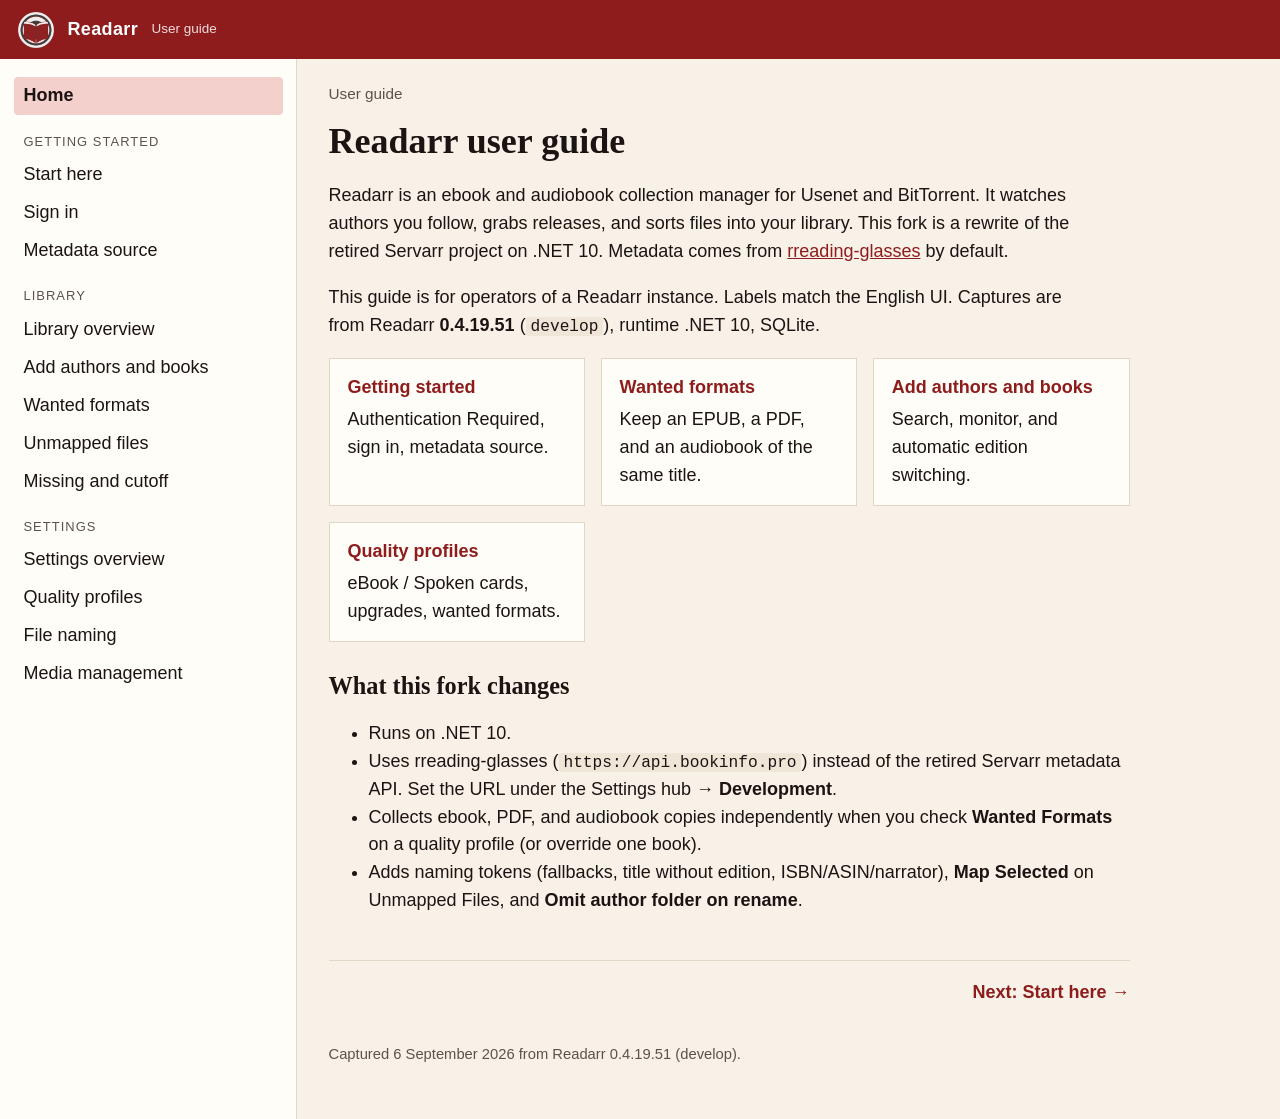
<file: docs/user-guide/index.html>
<!DOCTYPE html>
<html lang="en">
<head>
  <meta charset="utf-8">
  <meta name="viewport" content="width=device-width, initial-scale=1">
  <title>Readarr user guide</title>
  <link rel="stylesheet" href="styles.css">
</head>
<body data-page="index.html">
  <a class="skip" href="#content">Skip to content</a>
  <header class="app-header">
    <img src="assets/readarr-mark.png" alt="">
    <a href="index.html">Readarr</a>
    <span class="tag">User guide</span>
    <button class="nav-toggle" id="nav-toggle" type="button">Menu</button>
  </header>
  <div class="layout">
    <nav class="sidebar" id="guide-nav" aria-label="Guide"></nav>
    <main id="content">
      <p class="breadcrumb">User guide</p>
      <h1>Readarr user guide</h1>
      <p>Readarr is an ebook and audiobook collection manager for Usenet and BitTorrent. It watches authors you follow, grabs releases, and sorts files into your library. This fork is a rewrite of the retired Servarr project on .NET 10. Metadata comes from <a href="https://github.com/blampe/rreading-glasses">rreading-glasses</a> by default.</p>
      <p>This guide is for operators of a Readarr instance. Labels match the English UI. Captures are from Readarr <strong>0.4.19.51</strong> (<code>develop</code>), runtime .NET 10, SQLite.</p>

      <div class="card-grid">
        <a class="card" href="getting-started/index.html">
          <strong>Getting started</strong>
          Authentication Required, sign in, metadata source.
        </a>
        <a class="card" href="library/wanted-formats.html">
          <strong>Wanted formats</strong>
          Keep an EPUB, a PDF, and an audiobook of the same title.
        </a>
        <a class="card" href="library/add-authors-and-books.html">
          <strong>Add authors and books</strong>
          Search, monitor, and automatic edition switching.
        </a>
        <a class="card" href="settings/quality-profiles.html">
          <strong>Quality profiles</strong>
          eBook / Spoken cards, upgrades, wanted formats.
        </a>
      </div>

      <h2>What this fork changes</h2>
      <ul>
        <li>Runs on .NET 10.</li>
        <li>Uses rreading-glasses (<code>https://api.bookinfo.pro</code>) instead of the retired Servarr metadata API. Set the URL under the Settings hub → <strong>Development</strong>.</li>
        <li>Collects ebook, PDF, and audiobook copies independently when you check <strong>Wanted Formats</strong> on a quality profile (or override one book).</li>
        <li>Adds naming tokens (fallbacks, title without edition, ISBN/ASIN/narrator), <strong>Map Selected</strong> on Unmapped Files, and <strong>Omit author folder on rename</strong>.</li>
      </ul>

      <div class="pager">
        <span></span>
        <a href="getting-started/index.html">Next: Start here →</a>
      </div>
      <footer class="page-foot">Captured 6 September 2026 from Readarr 0.4.19.51 (develop).</footer>
    </main>
  </div>
  <script src="nav.js"></script>
</body>
</html>
</file>
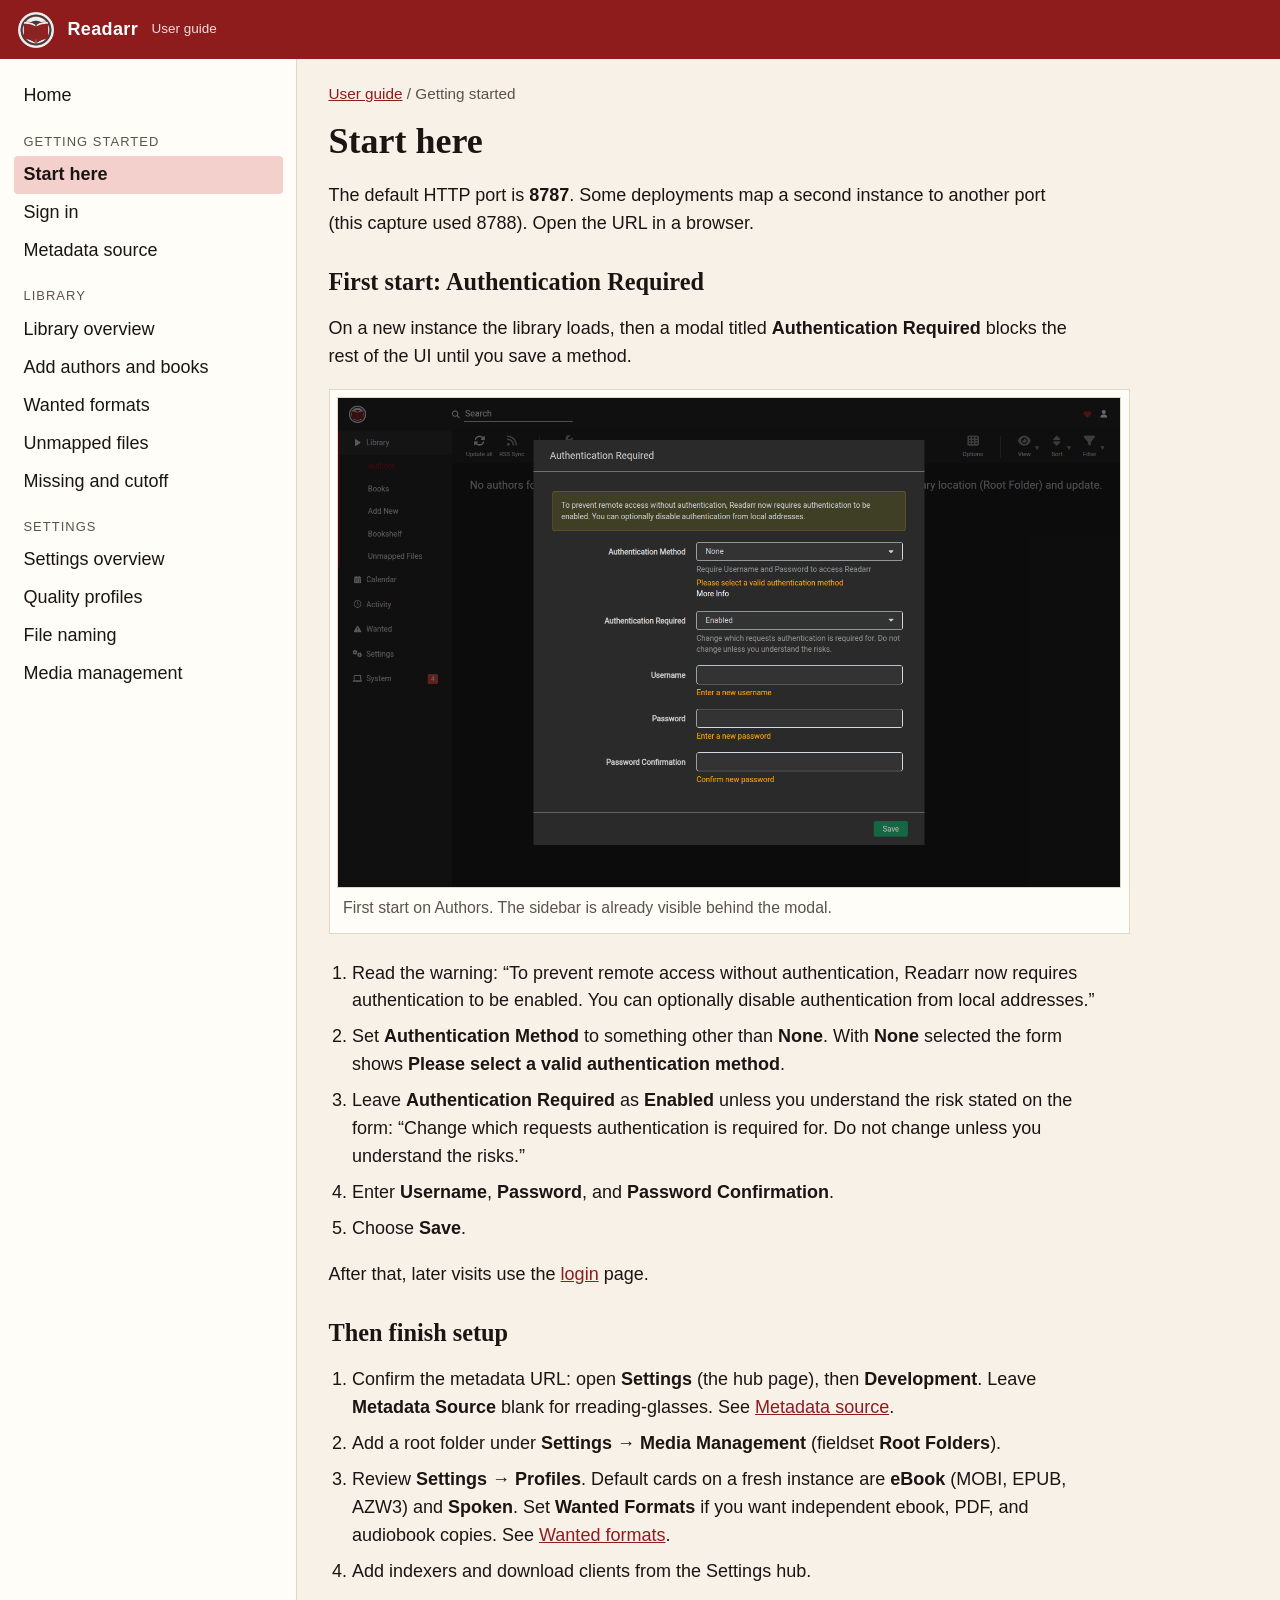
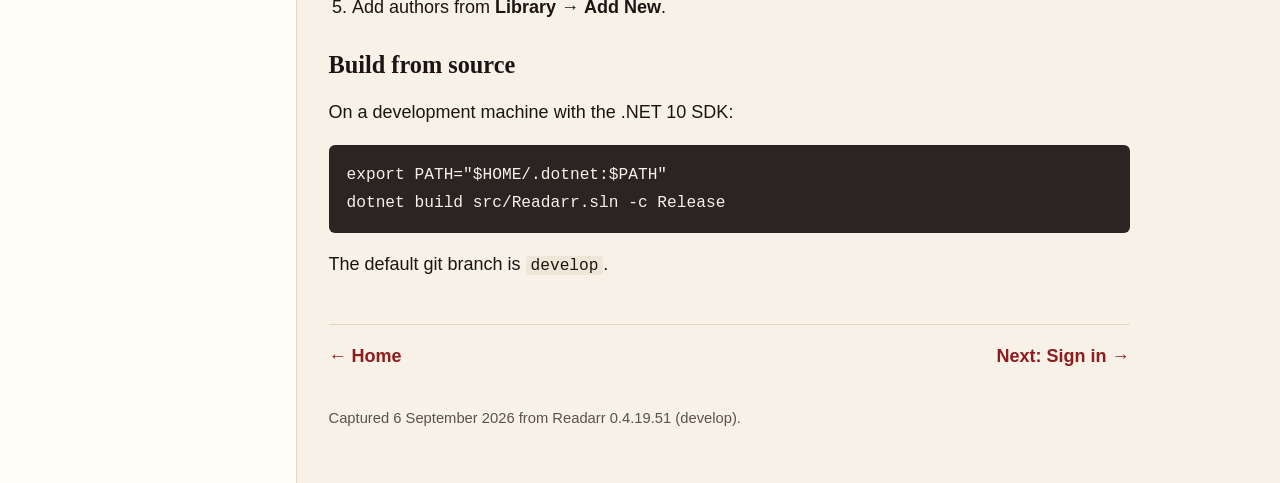
<file: docs/user-guide/getting-started/index.html>
<!DOCTYPE html>
<html lang="en">
<head>
  <meta charset="utf-8">
  <meta name="viewport" content="width=device-width, initial-scale=1">
  <title>Start here — Readarr user guide</title>
  <link rel="stylesheet" href="../styles.css">
</head>
<body data-page="getting-started/index.html">
  <a class="skip" href="#content">Skip to content</a>
  <header class="app-header">
    <img src="../assets/readarr-mark.png" alt="">
    <a href="../index.html">Readarr</a>
    <span class="tag">User guide</span>
    <button class="nav-toggle" id="nav-toggle" type="button">Menu</button>
  </header>
  <div class="layout">
    <nav class="sidebar" id="guide-nav" aria-label="Guide"></nav>
    <main id="content">
      <p class="breadcrumb"><a href="../index.html">User guide</a> / Getting started</p>
      <h1>Start here</h1>
      <p>The default HTTP port is <strong>8787</strong>. Some deployments map a second instance to another port (this capture used 8788). Open the URL in a browser.</p>

      <h2>First start: Authentication Required</h2>
      <p>On a new instance the library loads, then a modal titled <strong>Authentication Required</strong> blocks the rest of the UI until you save a method.</p>
      <figure>
        <img src="../assets/authors.png" alt="Authors page with Authentication Required modal, warning text, Authentication Method None, Authentication Required Enabled, Username, Password, Password Confirmation, Save">
        <figcaption>First start on Authors. The sidebar is already visible behind the modal.</figcaption>
      </figure>
      <ol class="steps">
        <li>Read the warning: “To prevent remote access without authentication, Readarr now requires authentication to be enabled. You can optionally disable authentication from local addresses.”</li>
        <li>Set <strong>Authentication Method</strong> to something other than <strong>None</strong>. With <strong>None</strong> selected the form shows <strong>Please select a valid authentication method</strong>.</li>
        <li>Leave <strong>Authentication Required</strong> as <strong>Enabled</strong> unless you understand the risk stated on the form: “Change which requests authentication is required for. Do not change unless you understand the risks.”</li>
        <li>Enter <strong>Username</strong>, <strong>Password</strong>, and <strong>Password Confirmation</strong>.</li>
        <li>Choose <strong>Save</strong>.</li>
      </ol>
      <p>After that, later visits use the <a href="sign-in.html">login</a> page.</p>

      <h2>Then finish setup</h2>
      <ol class="steps">
        <li>Confirm the metadata URL: open <strong>Settings</strong> (the hub page), then <strong>Development</strong>. Leave <strong>Metadata Source</strong> blank for rreading-glasses. See <a href="metadata.html">Metadata source</a>.</li>
        <li>Add a root folder under <strong>Settings</strong> → <strong>Media Management</strong> (fieldset <strong>Root Folders</strong>).</li>
        <li>Review <strong>Settings</strong> → <strong>Profiles</strong>. Default cards on a fresh instance are <strong>eBook</strong> (MOBI, EPUB, AZW3) and <strong>Spoken</strong>. Set <strong>Wanted Formats</strong> if you want independent ebook, PDF, and audiobook copies. See <a href="../library/wanted-formats.html">Wanted formats</a>.</li>
        <li>Add indexers and download clients from the Settings hub.</li>
        <li>Add authors from <strong>Library</strong> → <strong>Add New</strong>.</li>
      </ol>

      <h2>Build from source</h2>
      <p>On a development machine with the .NET 10 SDK:</p>
      <pre><code>export PATH="$HOME/.dotnet:$PATH"
dotnet build src/Readarr.sln -c Release</code></pre>
      <p>The default git branch is <code>develop</code>.</p>

      <div class="pager">
        <a href="../index.html">← Home</a>
        <a href="sign-in.html">Next: Sign in →</a>
      </div>
      <footer class="page-foot">Captured 6 September 2026 from Readarr 0.4.19.51 (develop).</footer>
    </main>
  </div>
  <script src="../nav.js"></script>
</body>
</html>
</file>
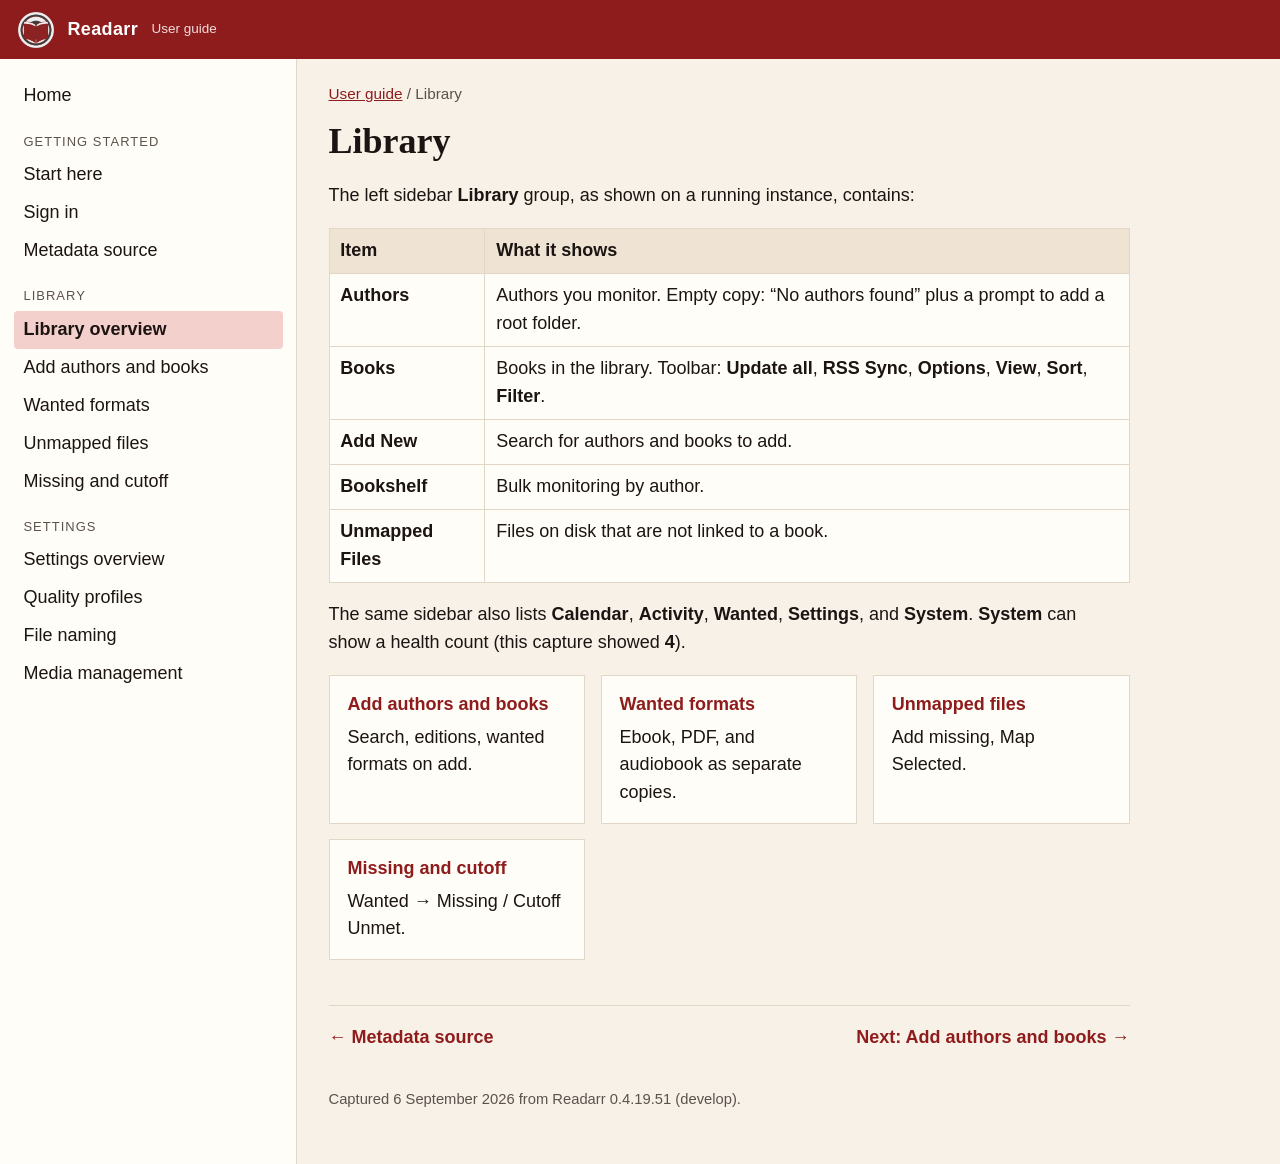
<file: docs/user-guide/library/index.html>
<!DOCTYPE html>
<html lang="en">
<head>
  <meta charset="utf-8">
  <meta name="viewport" content="width=device-width, initial-scale=1">
  <title>Library — Readarr user guide</title>
  <link rel="stylesheet" href="../styles.css">
</head>
<body data-page="library/index.html">
  <a class="skip" href="#content">Skip to content</a>
  <header class="app-header">
    <img src="../assets/readarr-mark.png" alt="">
    <a href="../index.html">Readarr</a>
    <span class="tag">User guide</span>
    <button class="nav-toggle" id="nav-toggle" type="button">Menu</button>
  </header>
  <div class="layout">
    <nav class="sidebar" id="guide-nav" aria-label="Guide"></nav>
    <main id="content">
      <p class="breadcrumb"><a href="../index.html">User guide</a> / Library</p>
      <h1>Library</h1>
      <p>The left sidebar <strong>Library</strong> group, as shown on a running instance, contains:</p>
      <table>
        <thead><tr><th>Item</th><th>What it shows</th></tr></thead>
        <tbody>
          <tr><td><strong>Authors</strong></td><td>Authors you monitor. Empty copy: “No authors found” plus a prompt to add a root folder.</td></tr>
          <tr><td><strong>Books</strong></td><td>Books in the library. Toolbar: <strong>Update all</strong>, <strong>RSS Sync</strong>, <strong>Options</strong>, <strong>View</strong>, <strong>Sort</strong>, <strong>Filter</strong>.</td></tr>
          <tr><td><strong>Add New</strong></td><td>Search for authors and books to add.</td></tr>
          <tr><td><strong>Bookshelf</strong></td><td>Bulk monitoring by author.</td></tr>
          <tr><td><strong>Unmapped Files</strong></td><td>Files on disk that are not linked to a book.</td></tr>
        </tbody>
      </table>
      <p>The same sidebar also lists <strong>Calendar</strong>, <strong>Activity</strong>, <strong>Wanted</strong>, <strong>Settings</strong>, and <strong>System</strong>. <strong>System</strong> can show a health count (this capture showed <strong>4</strong>).</p>
      <div class="card-grid">
        <a class="card" href="add-authors-and-books.html"><strong>Add authors and books</strong> Search, editions, wanted formats on add.</a>
        <a class="card" href="wanted-formats.html"><strong>Wanted formats</strong> Ebook, PDF, and audiobook as separate copies.</a>
        <a class="card" href="unmapped-files.html"><strong>Unmapped files</strong> Add missing, Map Selected.</a>
        <a class="card" href="wanted.html"><strong>Missing and cutoff</strong> Wanted → Missing / Cutoff Unmet.</a>
      </div>
      <div class="pager">
        <a href="../getting-started/metadata.html">← Metadata source</a>
        <a href="add-authors-and-books.html">Next: Add authors and books →</a>
      </div>
      <footer class="page-foot">Captured 6 September 2026 from Readarr 0.4.19.51 (develop).</footer>
    </main>
  </div>
  <script src="../nav.js"></script>
</body>
</html>
</file>
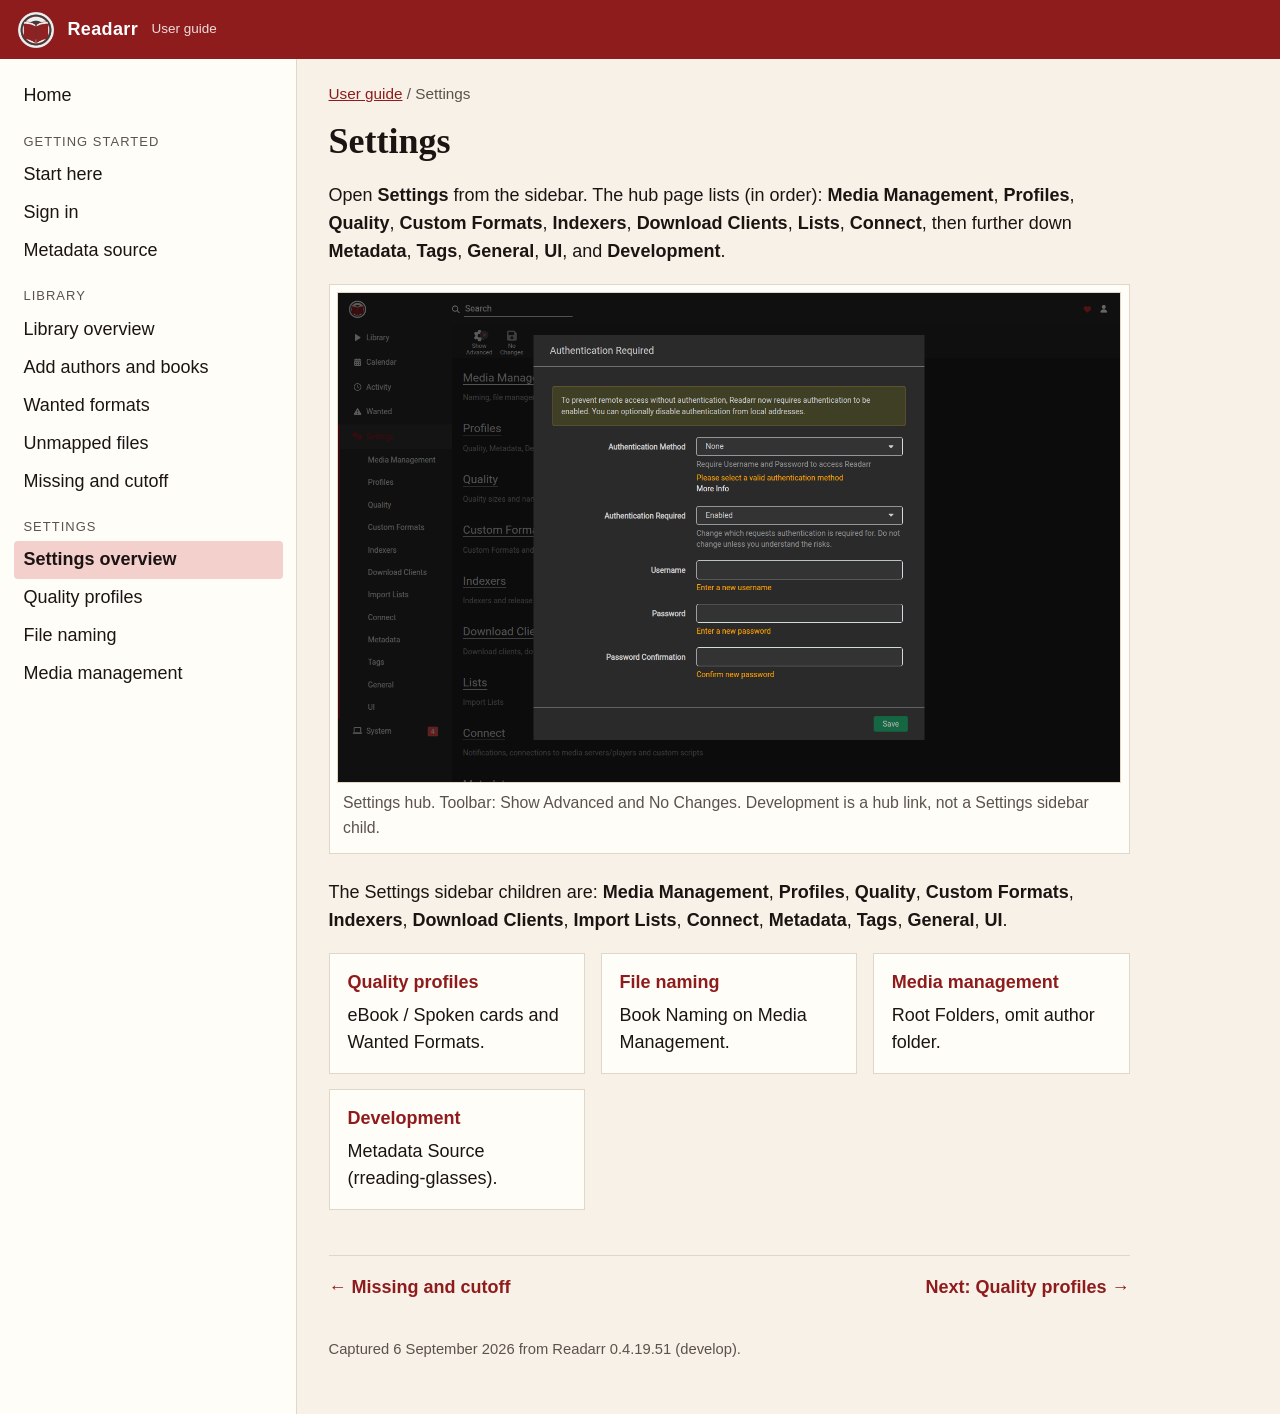
<file: docs/user-guide/settings/index.html>
<!DOCTYPE html>
<html lang="en">
<head>
  <meta charset="utf-8">
  <meta name="viewport" content="width=device-width, initial-scale=1">
  <title>Settings — Readarr user guide</title>
  <link rel="stylesheet" href="../styles.css">
</head>
<body data-page="settings/index.html">
  <a class="skip" href="#content">Skip to content</a>
  <header class="app-header">
    <img src="../assets/readarr-mark.png" alt="">
    <a href="../index.html">Readarr</a>
    <span class="tag">User guide</span>
    <button class="nav-toggle" id="nav-toggle" type="button">Menu</button>
  </header>
  <div class="layout">
    <nav class="sidebar" id="guide-nav" aria-label="Guide"></nav>
    <main id="content">
      <p class="breadcrumb"><a href="../index.html">User guide</a> / Settings</p>
      <h1>Settings</h1>
      <p>Open <strong>Settings</strong> from the sidebar. The hub page lists (in order): <strong>Media Management</strong>, <strong>Profiles</strong>, <strong>Quality</strong>, <strong>Custom Formats</strong>, <strong>Indexers</strong>, <strong>Download Clients</strong>, <strong>Lists</strong>, <strong>Connect</strong>, then further down <strong>Metadata</strong>, <strong>Tags</strong>, <strong>General</strong>, <strong>UI</strong>, and <strong>Development</strong>.</p>
      <figure>
        <img src="../assets/settings-hub.png" alt="Settings hub with Media Management, Profiles, Quality, Custom Formats, Indexers, Show Advanced, No Changes">
        <figcaption>Settings hub. Toolbar: Show Advanced and No Changes. Development is a hub link, not a Settings sidebar child.</figcaption>
      </figure>
      <p>The Settings sidebar children are: <strong>Media Management</strong>, <strong>Profiles</strong>, <strong>Quality</strong>, <strong>Custom Formats</strong>, <strong>Indexers</strong>, <strong>Download Clients</strong>, <strong>Import Lists</strong>, <strong>Connect</strong>, <strong>Metadata</strong>, <strong>Tags</strong>, <strong>General</strong>, <strong>UI</strong>.</p>
      <div class="card-grid">
        <a class="card" href="quality-profiles.html"><strong>Quality profiles</strong> eBook / Spoken cards and Wanted Formats.</a>
        <a class="card" href="naming.html"><strong>File naming</strong> Book Naming on Media Management.</a>
        <a class="card" href="media-management.html"><strong>Media management</strong> Root Folders, omit author folder.</a>
        <a class="card" href="../getting-started/metadata.html"><strong>Development</strong> Metadata Source (rreading-glasses).</a>
      </div>
      <div class="pager">
        <a href="../library/wanted.html">← Missing and cutoff</a>
        <a href="quality-profiles.html">Next: Quality profiles →</a>
      </div>
      <footer class="page-foot">Captured 6 September 2026 from Readarr 0.4.19.51 (develop).</footer>
    </main>
  </div>
  <script src="../nav.js"></script>
</body>
</html>
</file>
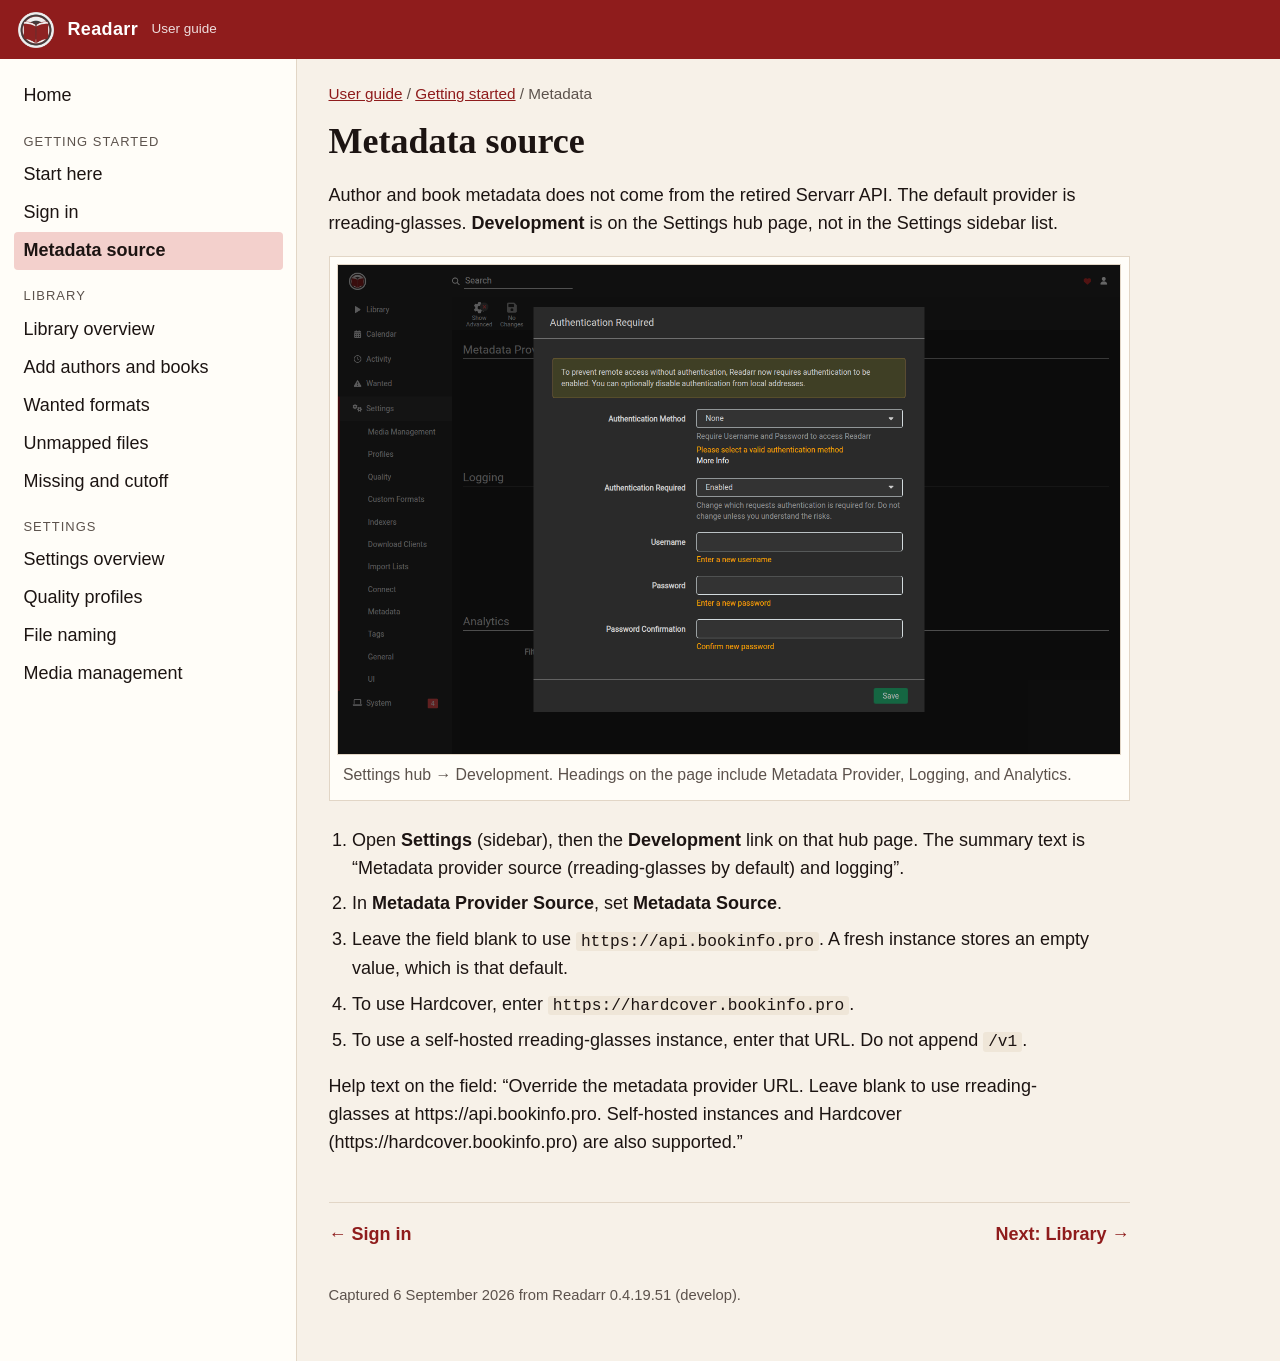
<file: docs/user-guide/getting-started/metadata.html>
<!DOCTYPE html>
<html lang="en">
<head>
  <meta charset="utf-8">
  <meta name="viewport" content="width=device-width, initial-scale=1">
  <title>Metadata source — Readarr user guide</title>
  <link rel="stylesheet" href="../styles.css">
</head>
<body data-page="getting-started/metadata.html">
  <a class="skip" href="#content">Skip to content</a>
  <header class="app-header">
    <img src="../assets/readarr-mark.png" alt="">
    <a href="../index.html">Readarr</a>
    <span class="tag">User guide</span>
    <button class="nav-toggle" id="nav-toggle" type="button">Menu</button>
  </header>
  <div class="layout">
    <nav class="sidebar" id="guide-nav" aria-label="Guide"></nav>
    <main id="content">
      <p class="breadcrumb"><a href="../index.html">User guide</a> / <a href="index.html">Getting started</a> / Metadata</p>
      <h1>Metadata source</h1>
      <p>Author and book metadata does not come from the retired Servarr API. The default provider is rreading-glasses. <strong>Development</strong> is on the Settings hub page, not in the Settings sidebar list.</p>
      <figure>
        <img src="../assets/settings-development.png" alt="Development settings: Metadata Provider heading, Logging, Analytics, Show Advanced toolbar">
        <figcaption>Settings hub → Development. Headings on the page include Metadata Provider, Logging, and Analytics.</figcaption>
      </figure>
      <ol class="steps">
        <li>Open <strong>Settings</strong> (sidebar), then the <strong>Development</strong> link on that hub page. The summary text is “Metadata provider source (rreading-glasses by default) and logging”.</li>
        <li>In <strong>Metadata Provider Source</strong>, set <strong>Metadata Source</strong>.</li>
        <li>Leave the field blank to use <code>https://api.bookinfo.pro</code>. A fresh instance stores an empty value, which is that default.</li>
        <li>To use Hardcover, enter <code>https://hardcover.bookinfo.pro</code>.</li>
        <li>To use a self-hosted rreading-glasses instance, enter that URL. Do not append <code>/v1</code>.</li>
      </ol>
      <p>Help text on the field: “Override the metadata provider URL. Leave blank to use rreading-glasses at https://api.bookinfo.pro. Self-hosted instances and Hardcover (https://hardcover.bookinfo.pro) are also supported.”</p>
      <div class="pager">
        <a href="sign-in.html">← Sign in</a>
        <a href="../library/index.html">Next: Library →</a>
      </div>
      <footer class="page-foot">Captured 6 September 2026 from Readarr 0.4.19.51 (develop).</footer>
    </main>
  </div>
  <script src="../nav.js"></script>
</body>
</html>
</file>
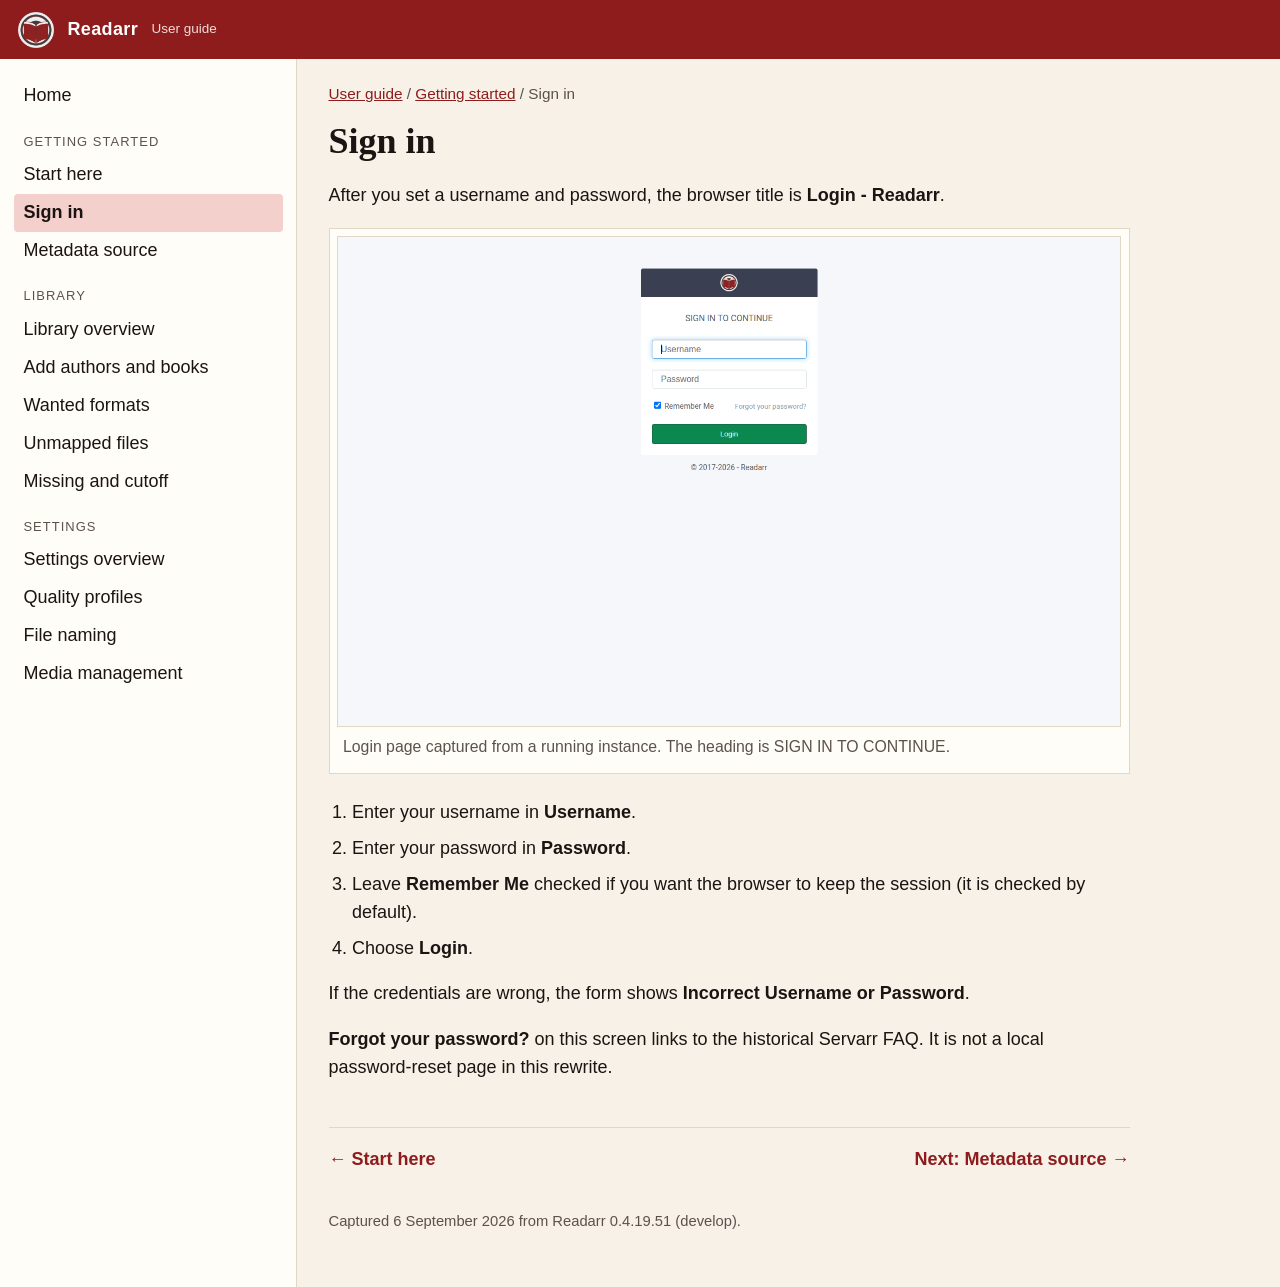
<file: docs/user-guide/getting-started/sign-in.html>
<!DOCTYPE html>
<html lang="en">
<head>
  <meta charset="utf-8">
  <meta name="viewport" content="width=device-width, initial-scale=1">
  <title>Sign in — Readarr user guide</title>
  <link rel="stylesheet" href="../styles.css">
</head>
<body data-page="getting-started/sign-in.html">
  <a class="skip" href="#content">Skip to content</a>
  <header class="app-header">
    <img src="../assets/readarr-mark.png" alt="">
    <a href="../index.html">Readarr</a>
    <span class="tag">User guide</span>
    <button class="nav-toggle" id="nav-toggle" type="button">Menu</button>
  </header>
  <div class="layout">
    <nav class="sidebar" id="guide-nav" aria-label="Guide"></nav>
    <main id="content">
      <p class="breadcrumb"><a href="../index.html">User guide</a> / <a href="index.html">Getting started</a> / Sign in</p>
      <h1>Sign in</h1>
      <p>After you set a username and password, the browser title is <strong>Login - Readarr</strong>.</p>
      <figure>
        <img src="../assets/login.png" alt="Readarr login: SIGN IN TO CONTINUE, Username, Password, Remember Me, Forgot your password, Login">
        <figcaption>Login page captured from a running instance. The heading is SIGN IN TO CONTINUE.</figcaption>
      </figure>
      <ol class="steps">
        <li>Enter your username in <strong>Username</strong>.</li>
        <li>Enter your password in <strong>Password</strong>.</li>
        <li>Leave <strong>Remember Me</strong> checked if you want the browser to keep the session (it is checked by default).</li>
        <li>Choose <strong>Login</strong>.</li>
      </ol>
      <p>If the credentials are wrong, the form shows <strong>Incorrect Username or Password</strong>.</p>
      <p><strong>Forgot your password?</strong> on this screen links to the historical Servarr FAQ. It is not a local password-reset page in this rewrite.</p>
      <div class="pager">
        <a href="index.html">← Start here</a>
        <a href="metadata.html">Next: Metadata source →</a>
      </div>
      <footer class="page-foot">Captured 6 September 2026 from Readarr 0.4.19.51 (develop).</footer>
    </main>
  </div>
  <script src="../nav.js"></script>
</body>
</html>
</file>
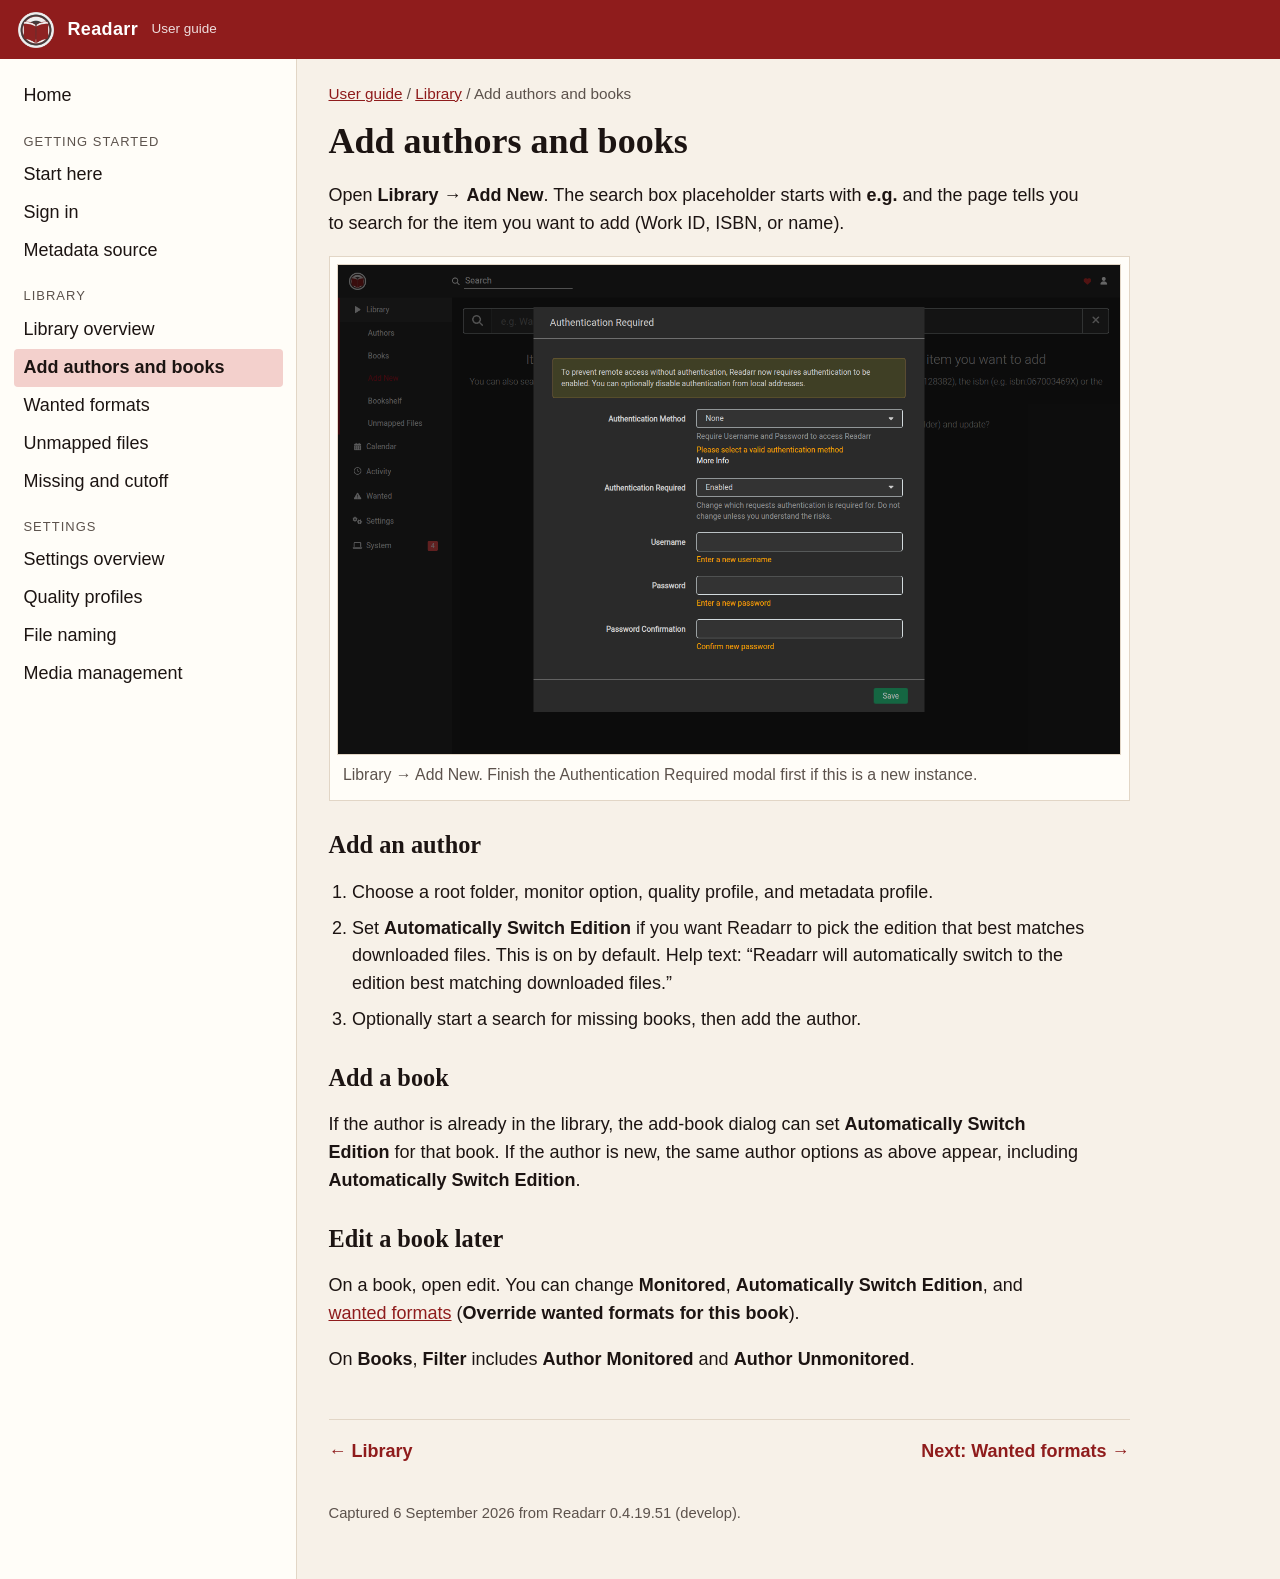
<file: docs/user-guide/library/add-authors-and-books.html>
<!DOCTYPE html>
<html lang="en">
<head>
  <meta charset="utf-8">
  <meta name="viewport" content="width=device-width, initial-scale=1">
  <title>Add authors and books — Readarr user guide</title>
  <link rel="stylesheet" href="../styles.css">
</head>
<body data-page="library/add-authors-and-books.html">
  <a class="skip" href="#content">Skip to content</a>
  <header class="app-header">
    <img src="../assets/readarr-mark.png" alt="">
    <a href="../index.html">Readarr</a>
    <span class="tag">User guide</span>
    <button class="nav-toggle" id="nav-toggle" type="button">Menu</button>
  </header>
  <div class="layout">
    <nav class="sidebar" id="guide-nav" aria-label="Guide"></nav>
    <main id="content">
      <p class="breadcrumb"><a href="../index.html">User guide</a> / <a href="index.html">Library</a> / Add authors and books</p>
      <h1>Add authors and books</h1>
      <p>Open <strong>Library</strong> → <strong>Add New</strong>. The search box placeholder starts with <strong>e.g.</strong> and the page tells you to search for the item you want to add (Work ID, ISBN, or name).</p>
      <figure>
        <img src="../assets/add-new.png" alt="Add New search page with search field and Library sidebar">
        <figcaption>Library → Add New. Finish the Authentication Required modal first if this is a new instance.</figcaption>
      </figure>

      <h2>Add an author</h2>
      <ol class="steps">
        <li>Choose a root folder, monitor option, quality profile, and metadata profile.</li>
        <li>Set <strong>Automatically Switch Edition</strong> if you want Readarr to pick the edition that best matches downloaded files. This is on by default. Help text: “Readarr will automatically switch to the edition best matching downloaded files.”</li>
        <li>Optionally start a search for missing books, then add the author.</li>
      </ol>

      <h2>Add a book</h2>
      <p>If the author is already in the library, the add-book dialog can set <strong>Automatically Switch Edition</strong> for that book. If the author is new, the same author options as above appear, including <strong>Automatically Switch Edition</strong>.</p>

      <h2>Edit a book later</h2>
      <p>On a book, open edit. You can change <strong>Monitored</strong>, <strong>Automatically Switch Edition</strong>, and <a href="wanted-formats.html">wanted formats</a> (<strong>Override wanted formats for this book</strong>).</p>
      <p>On <strong>Books</strong>, <strong>Filter</strong> includes <strong>Author Monitored</strong> and <strong>Author Unmonitored</strong>.</p>

      <div class="pager">
        <a href="index.html">← Library</a>
        <a href="wanted-formats.html">Next: Wanted formats →</a>
      </div>
      <footer class="page-foot">Captured 6 September 2026 from Readarr 0.4.19.51 (develop).</footer>
    </main>
  </div>
  <script src="../nav.js"></script>
</body>
</html>
</file>
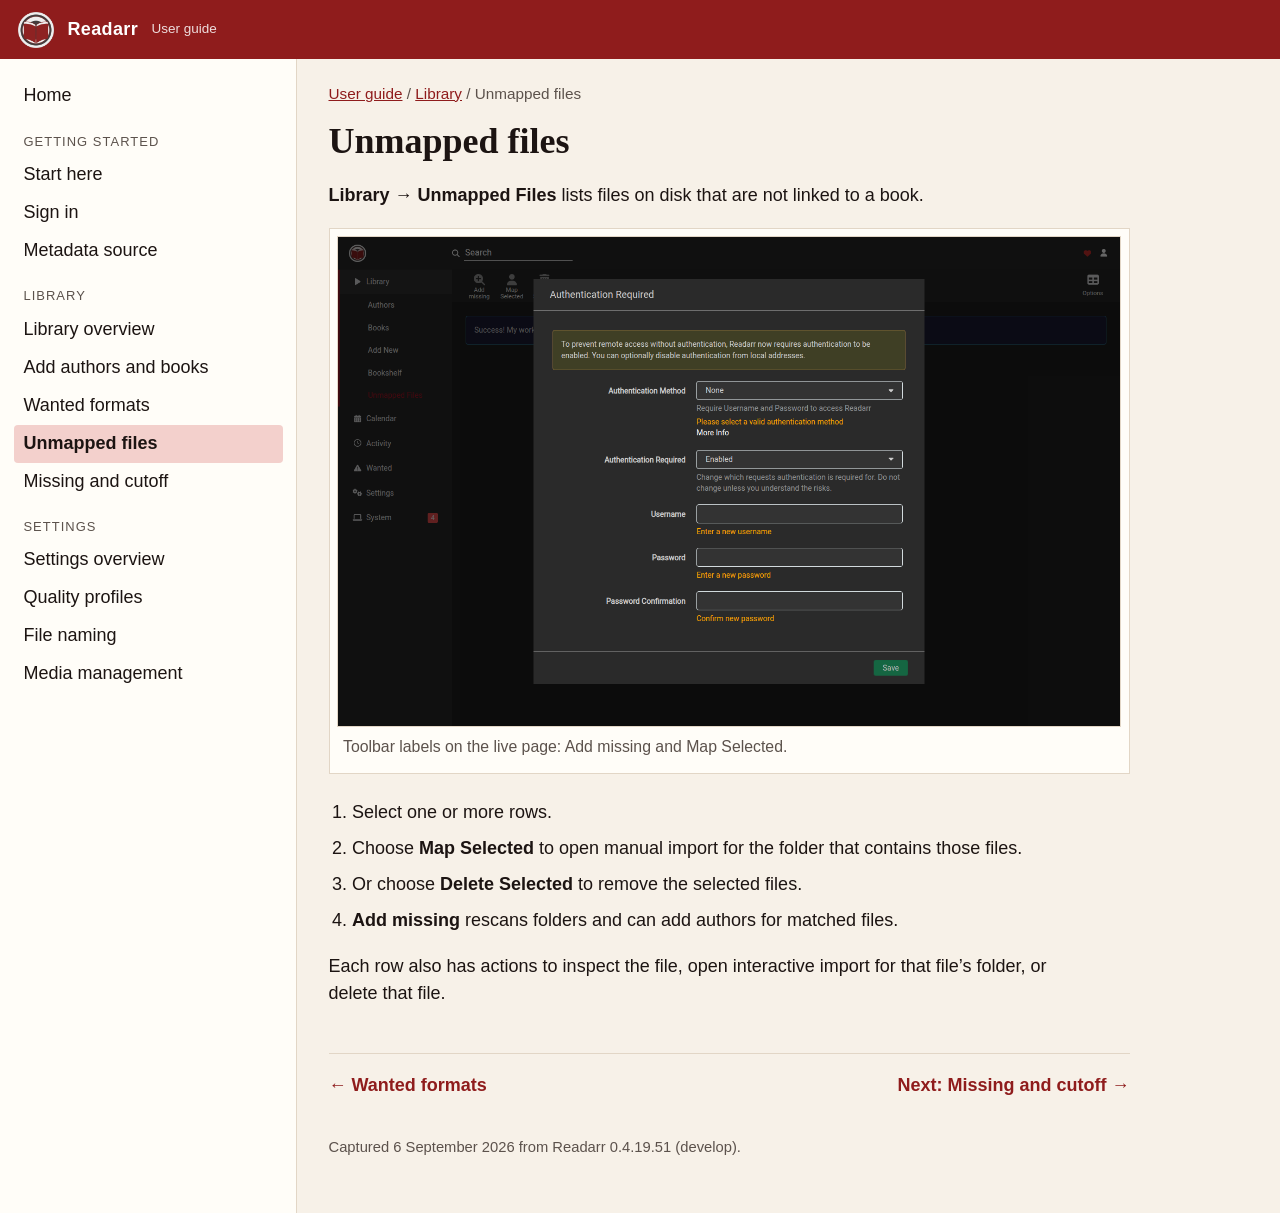
<file: docs/user-guide/library/unmapped-files.html>
<!DOCTYPE html>
<html lang="en">
<head>
  <meta charset="utf-8">
  <meta name="viewport" content="width=device-width, initial-scale=1">
  <title>Unmapped files — Readarr user guide</title>
  <link rel="stylesheet" href="../styles.css">
</head>
<body data-page="library/unmapped-files.html">
  <a class="skip" href="#content">Skip to content</a>
  <header class="app-header">
    <img src="../assets/readarr-mark.png" alt="">
    <a href="../index.html">Readarr</a>
    <span class="tag">User guide</span>
    <button class="nav-toggle" id="nav-toggle" type="button">Menu</button>
  </header>
  <div class="layout">
    <nav class="sidebar" id="guide-nav" aria-label="Guide"></nav>
    <main id="content">
      <p class="breadcrumb"><a href="../index.html">User guide</a> / <a href="index.html">Library</a> / Unmapped files</p>
      <h1>Unmapped files</h1>
      <p><strong>Library</strong> → <strong>Unmapped Files</strong> lists files on disk that are not linked to a book.</p>
      <figure>
        <img src="../assets/unmapped.png" alt="Unmapped Files toolbar with Add missing and Map Selected">
        <figcaption>Toolbar labels on the live page: Add missing and Map Selected.</figcaption>
      </figure>
      <ol class="steps">
        <li>Select one or more rows.</li>
        <li>Choose <strong>Map Selected</strong> to open manual import for the folder that contains those files.</li>
        <li>Or choose <strong>Delete Selected</strong> to remove the selected files.</li>
        <li><strong>Add missing</strong> rescans folders and can add authors for matched files.</li>
      </ol>
      <p>Each row also has actions to inspect the file, open interactive import for that file’s folder, or delete that file.</p>
      <div class="pager">
        <a href="wanted-formats.html">← Wanted formats</a>
        <a href="wanted.html">Next: Missing and cutoff →</a>
      </div>
      <footer class="page-foot">Captured 6 September 2026 from Readarr 0.4.19.51 (develop).</footer>
    </main>
  </div>
  <script src="../nav.js"></script>
</body>
</html>
</file>
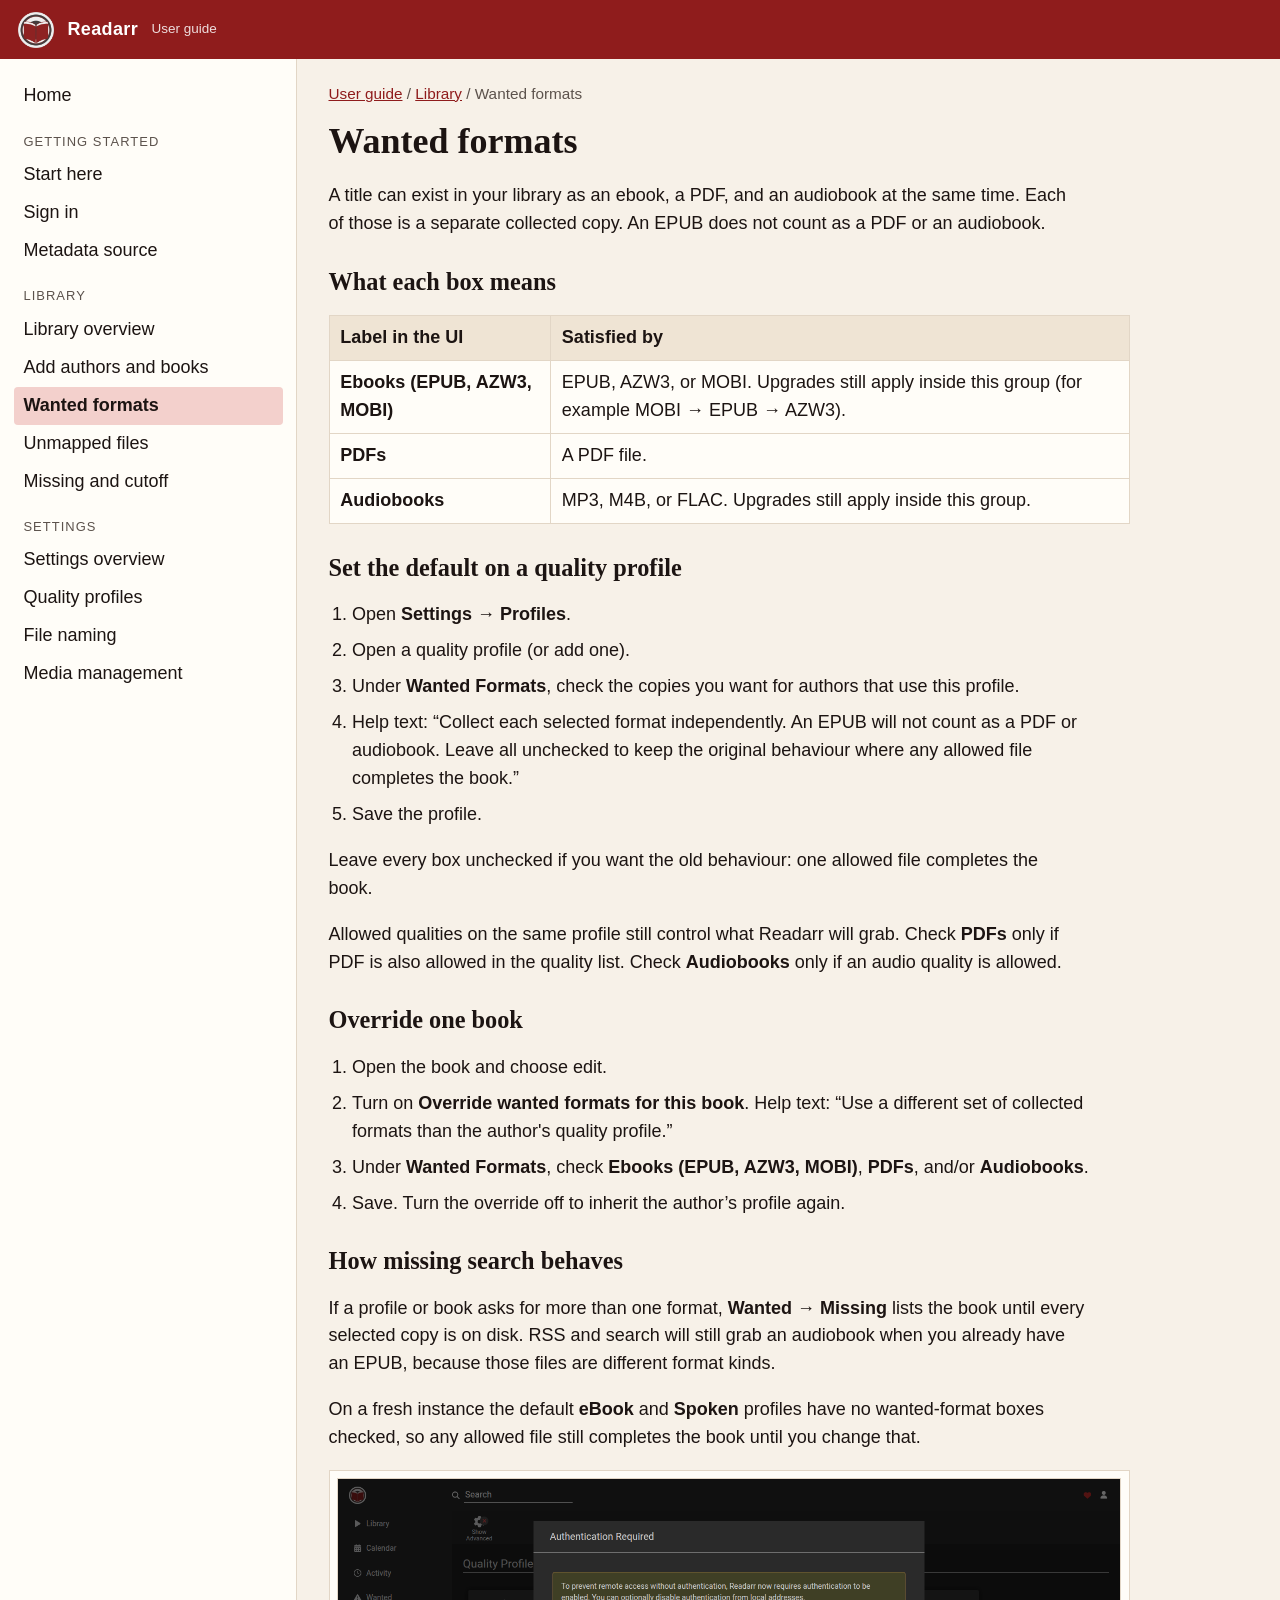
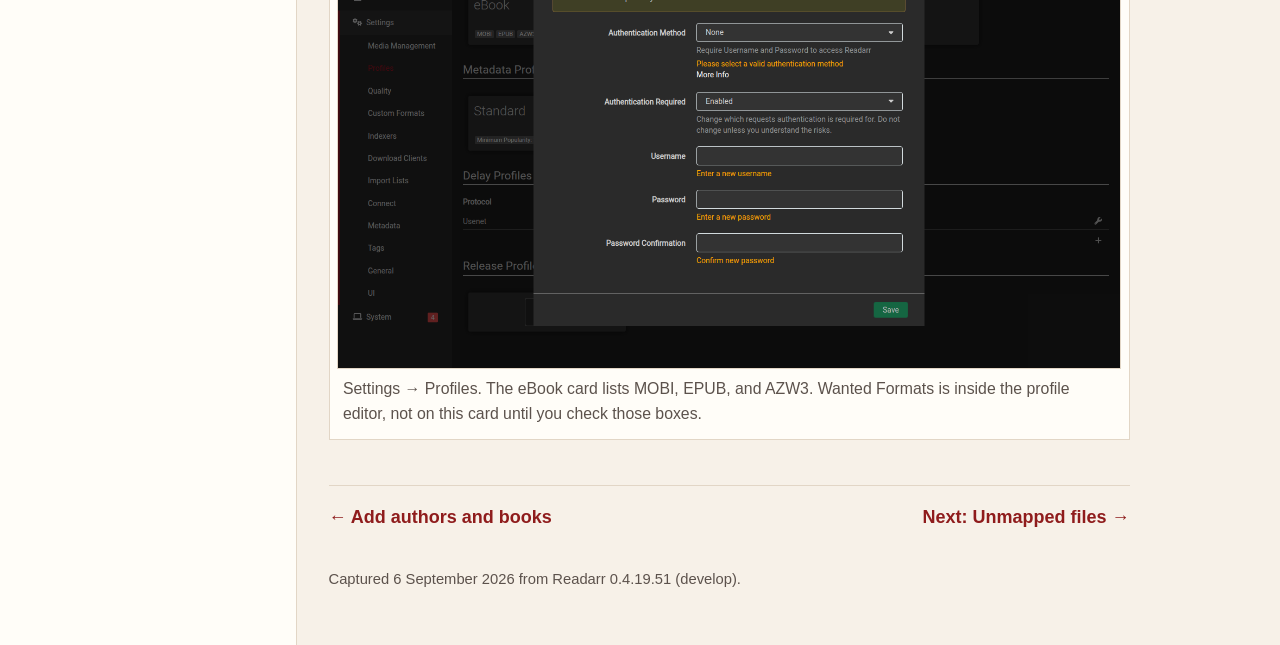
<file: docs/user-guide/library/wanted-formats.html>
<!DOCTYPE html>
<html lang="en">
<head>
  <meta charset="utf-8">
  <meta name="viewport" content="width=device-width, initial-scale=1">
  <title>Wanted formats — Readarr user guide</title>
  <link rel="stylesheet" href="../styles.css">
</head>
<body data-page="library/wanted-formats.html">
  <a class="skip" href="#content">Skip to content</a>
  <header class="app-header">
    <img src="../assets/readarr-mark.png" alt="">
    <a href="../index.html">Readarr</a>
    <span class="tag">User guide</span>
    <button class="nav-toggle" id="nav-toggle" type="button">Menu</button>
  </header>
  <div class="layout">
    <nav class="sidebar" id="guide-nav" aria-label="Guide"></nav>
    <main id="content">
      <p class="breadcrumb"><a href="../index.html">User guide</a> / <a href="index.html">Library</a> / Wanted formats</p>
      <h1>Wanted formats</h1>
      <p>A title can exist in your library as an ebook, a PDF, and an audiobook at the same time. Each of those is a separate collected copy. An EPUB does not count as a PDF or an audiobook.</p>

      <h2>What each box means</h2>
      <table>
        <thead><tr><th>Label in the UI</th><th>Satisfied by</th></tr></thead>
        <tbody>
          <tr><td><strong>Ebooks (EPUB, AZW3, MOBI)</strong></td><td>EPUB, AZW3, or MOBI. Upgrades still apply inside this group (for example MOBI → EPUB → AZW3).</td></tr>
          <tr><td><strong>PDFs</strong></td><td>A PDF file.</td></tr>
          <tr><td><strong>Audiobooks</strong></td><td>MP3, M4B, or FLAC. Upgrades still apply inside this group.</td></tr>
        </tbody>
      </table>

      <h2>Set the default on a quality profile</h2>
      <ol class="steps">
        <li>Open <strong>Settings</strong> → <strong>Profiles</strong>.</li>
        <li>Open a quality profile (or add one).</li>
        <li>Under <strong>Wanted Formats</strong>, check the copies you want for authors that use this profile.</li>
        <li>Help text: “Collect each selected format independently. An EPUB will not count as a PDF or audiobook. Leave all unchecked to keep the original behaviour where any allowed file completes the book.”</li>
        <li>Save the profile.</li>
      </ol>
      <p>Leave every box unchecked if you want the old behaviour: one allowed file completes the book.</p>
      <p>Allowed qualities on the same profile still control what Readarr will grab. Check <strong>PDFs</strong> only if PDF is also allowed in the quality list. Check <strong>Audiobooks</strong> only if an audio quality is allowed.</p>

      <h2>Override one book</h2>
      <ol class="steps">
        <li>Open the book and choose edit.</li>
        <li>Turn on <strong>Override wanted formats for this book</strong>. Help text: “Use a different set of collected formats than the author's quality profile.”</li>
        <li>Under <strong>Wanted Formats</strong>, check <strong>Ebooks (EPUB, AZW3, MOBI)</strong>, <strong>PDFs</strong>, and/or <strong>Audiobooks</strong>.</li>
        <li>Save. Turn the override off to inherit the author’s profile again.</li>
      </ol>

      <h2>How missing search behaves</h2>
      <p>If a profile or book asks for more than one format, <strong>Wanted</strong> → <strong>Missing</strong> lists the book until every selected copy is on disk. RSS and search will still grab an audiobook when you already have an EPUB, because those files are different format kinds.</p>
      <p>On a fresh instance the default <strong>eBook</strong> and <strong>Spoken</strong> profiles have no wanted-format boxes checked, so any allowed file still completes the book until you change that.</p>
      <figure>
        <img src="../assets/settings-profiles.png" alt="Quality Profiles page with eBook card showing MOBI EPUB AZW3">
        <figcaption>Settings → Profiles. The eBook card lists MOBI, EPUB, and AZW3. Wanted Formats is inside the profile editor, not on this card until you check those boxes.</figcaption>
      </figure>

      <div class="pager">
        <a href="add-authors-and-books.html">← Add authors and books</a>
        <a href="unmapped-files.html">Next: Unmapped files →</a>
      </div>
      <footer class="page-foot">Captured 6 September 2026 from Readarr 0.4.19.51 (develop).</footer>
    </main>
  </div>
  <script src="../nav.js"></script>
</body>
</html>
</file>
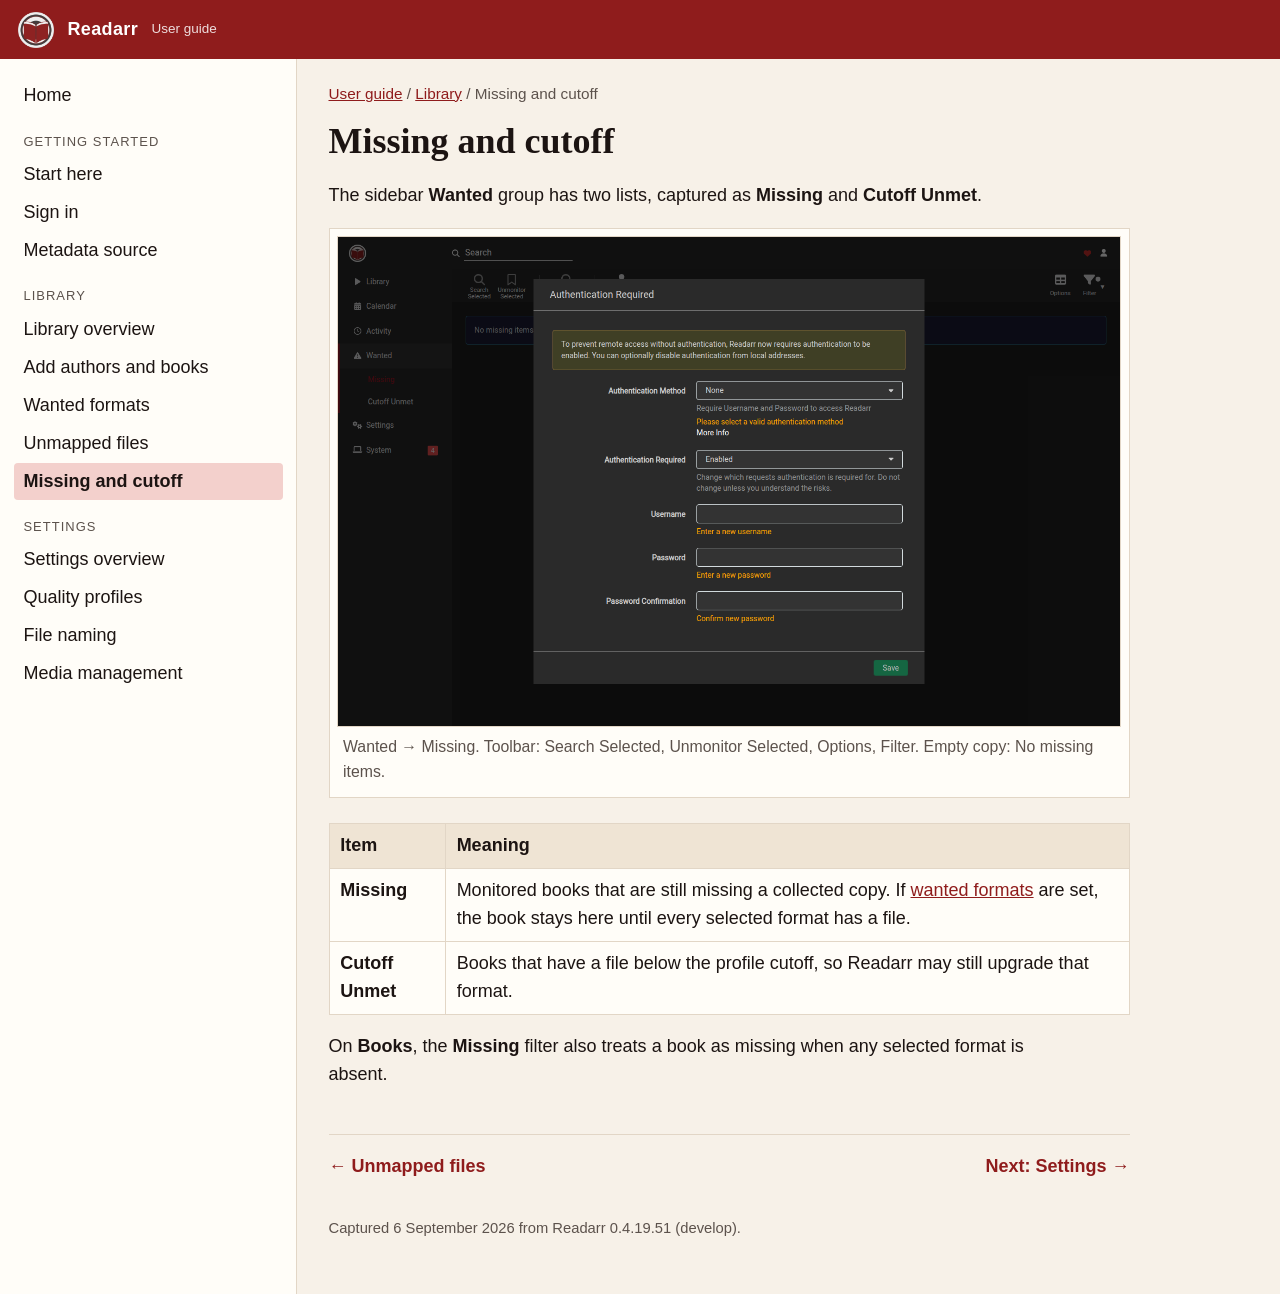
<file: docs/user-guide/library/wanted.html>
<!DOCTYPE html>
<html lang="en">
<head>
  <meta charset="utf-8">
  <meta name="viewport" content="width=device-width, initial-scale=1">
  <title>Missing and cutoff — Readarr user guide</title>
  <link rel="stylesheet" href="../styles.css">
</head>
<body data-page="library/wanted.html">
  <a class="skip" href="#content">Skip to content</a>
  <header class="app-header">
    <img src="../assets/readarr-mark.png" alt="">
    <a href="../index.html">Readarr</a>
    <span class="tag">User guide</span>
    <button class="nav-toggle" id="nav-toggle" type="button">Menu</button>
  </header>
  <div class="layout">
    <nav class="sidebar" id="guide-nav" aria-label="Guide"></nav>
    <main id="content">
      <p class="breadcrumb"><a href="../index.html">User guide</a> / <a href="index.html">Library</a> / Missing and cutoff</p>
      <h1>Missing and cutoff</h1>
      <p>The sidebar <strong>Wanted</strong> group has two lists, captured as <strong>Missing</strong> and <strong>Cutoff Unmet</strong>.</p>
      <figure>
        <img src="../assets/wanted-missing.png" alt="Wanted Missing with Search Selected, Unmonitor Selected, No missing items">
        <figcaption>Wanted → Missing. Toolbar: Search Selected, Unmonitor Selected, Options, Filter. Empty copy: No missing items.</figcaption>
      </figure>
      <table>
        <thead><tr><th>Item</th><th>Meaning</th></tr></thead>
        <tbody>
          <tr><td><strong>Missing</strong></td><td>Monitored books that are still missing a collected copy. If <a href="wanted-formats.html">wanted formats</a> are set, the book stays here until every selected format has a file.</td></tr>
          <tr><td><strong>Cutoff Unmet</strong></td><td>Books that have a file below the profile cutoff, so Readarr may still upgrade that format.</td></tr>
        </tbody>
      </table>
      <p>On <strong>Books</strong>, the <strong>Missing</strong> filter also treats a book as missing when any selected format is absent.</p>
      <div class="pager">
        <a href="unmapped-files.html">← Unmapped files</a>
        <a href="../settings/index.html">Next: Settings →</a>
      </div>
      <footer class="page-foot">Captured 6 September 2026 from Readarr 0.4.19.51 (develop).</footer>
    </main>
  </div>
  <script src="../nav.js"></script>
</body>
</html>
</file>
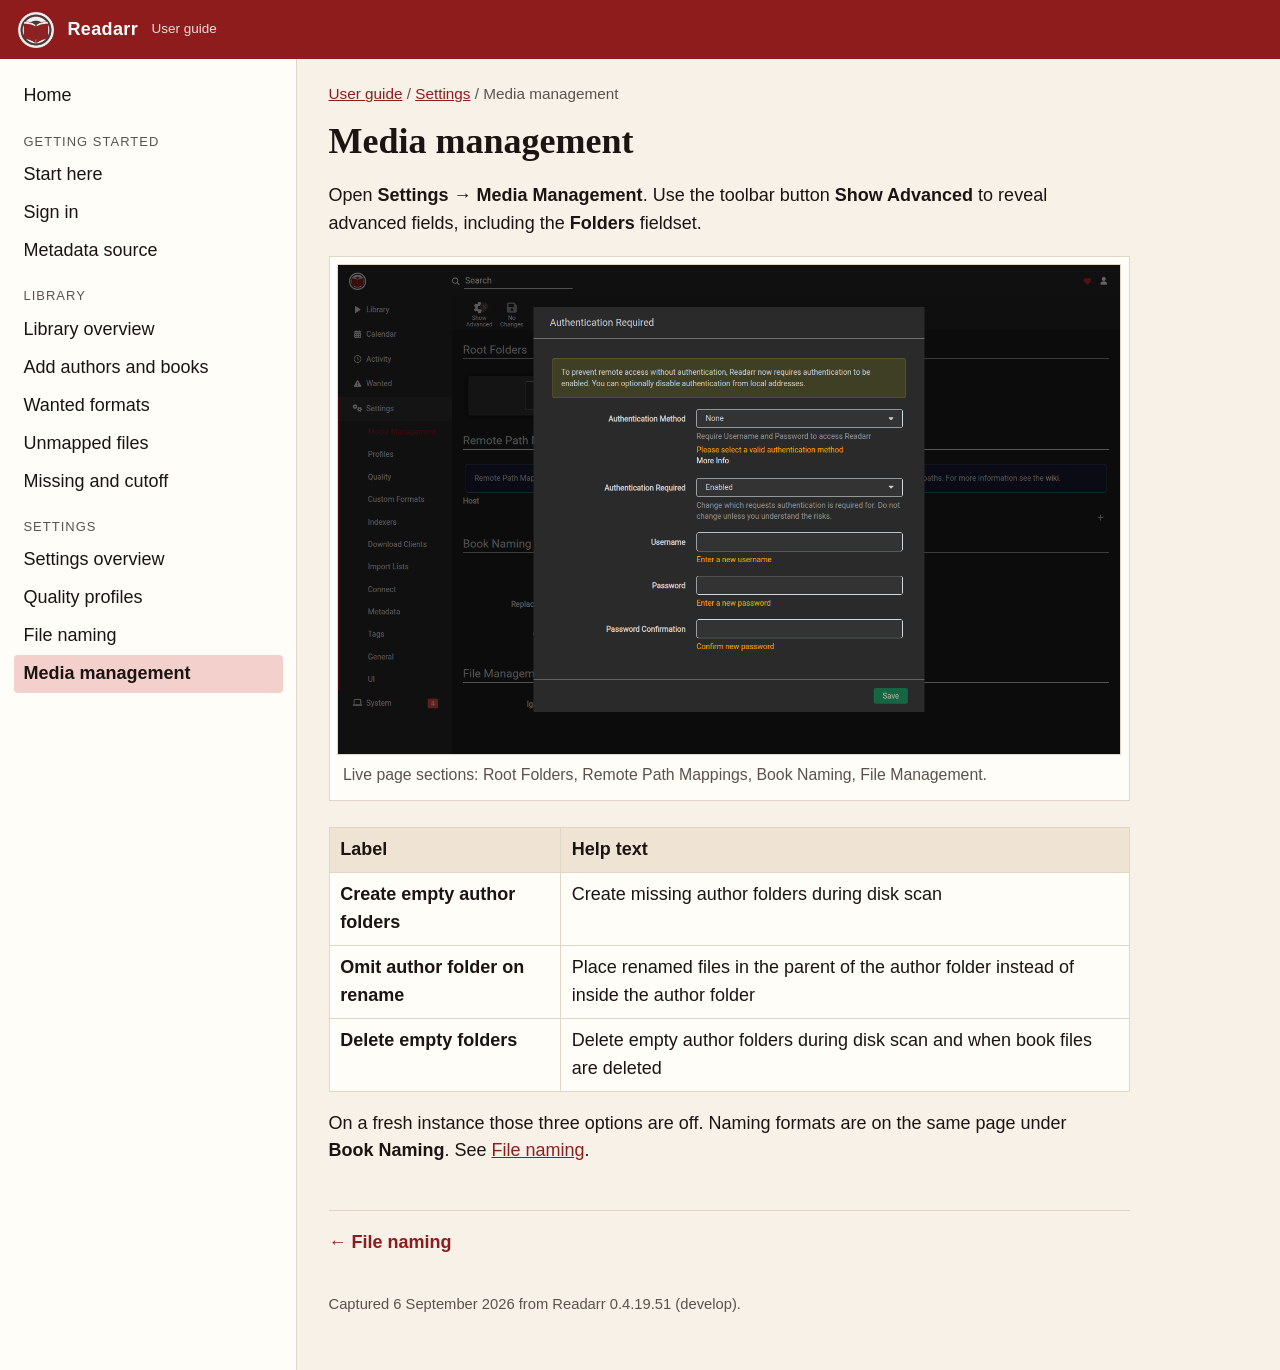
<file: docs/user-guide/settings/media-management.html>
<!DOCTYPE html>
<html lang="en">
<head>
  <meta charset="utf-8">
  <meta name="viewport" content="width=device-width, initial-scale=1">
  <title>Media management — Readarr user guide</title>
  <link rel="stylesheet" href="../styles.css">
</head>
<body data-page="settings/media-management.html">
  <a class="skip" href="#content">Skip to content</a>
  <header class="app-header">
    <img src="../assets/readarr-mark.png" alt="">
    <a href="../index.html">Readarr</a>
    <span class="tag">User guide</span>
    <button class="nav-toggle" id="nav-toggle" type="button">Menu</button>
  </header>
  <div class="layout">
    <nav class="sidebar" id="guide-nav" aria-label="Guide"></nav>
    <main id="content">
      <p class="breadcrumb"><a href="../index.html">User guide</a> / <a href="index.html">Settings</a> / Media management</p>
      <h1>Media management</h1>
      <p>Open <strong>Settings</strong> → <strong>Media Management</strong>. Use the toolbar button <strong>Show Advanced</strong> to reveal advanced fields, including the <strong>Folders</strong> fieldset.</p>
      <figure>
        <img src="../assets/settings-mediamanagement.png" alt="Media Management Root Folders, Remote Path Mappings, Book Naming, File Management">
        <figcaption>Live page sections: Root Folders, Remote Path Mappings, Book Naming, File Management.</figcaption>
      </figure>
      <table>
        <thead><tr><th>Label</th><th>Help text</th></tr></thead>
        <tbody>
          <tr><td><strong>Create empty author folders</strong></td><td>Create missing author folders during disk scan</td></tr>
          <tr><td><strong>Omit author folder on rename</strong></td><td>Place renamed files in the parent of the author folder instead of inside the author folder</td></tr>
          <tr><td><strong>Delete empty folders</strong></td><td>Delete empty author folders during disk scan and when book files are deleted</td></tr>
        </tbody>
      </table>
      <p>On a fresh instance those three options are off. Naming formats are on the same page under <strong>Book Naming</strong>. See <a href="naming.html">File naming</a>.</p>
      <div class="pager">
        <a href="naming.html">← File naming</a>
        <span></span>
      </div>
      <footer class="page-foot">Captured 6 September 2026 from Readarr 0.4.19.51 (develop).</footer>
    </main>
  </div>
  <script src="../nav.js"></script>
</body>
</html>
</file>
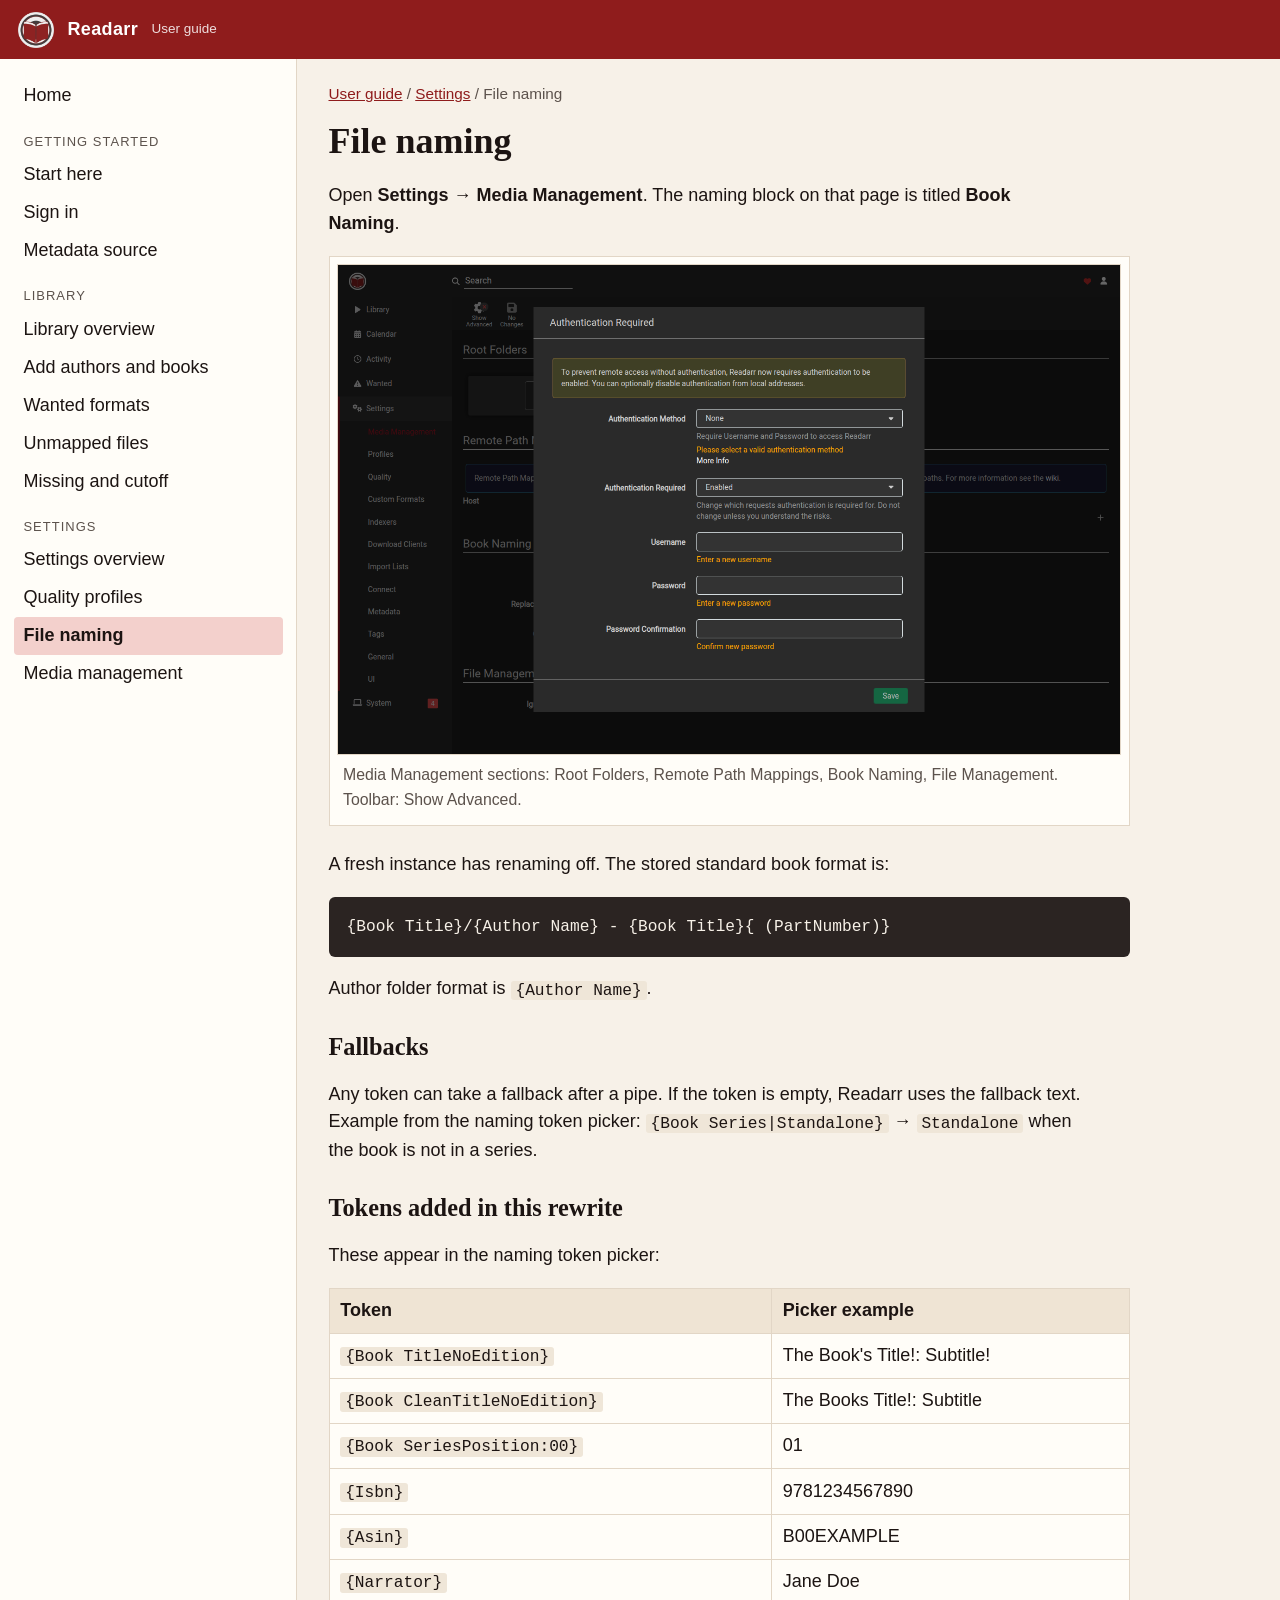
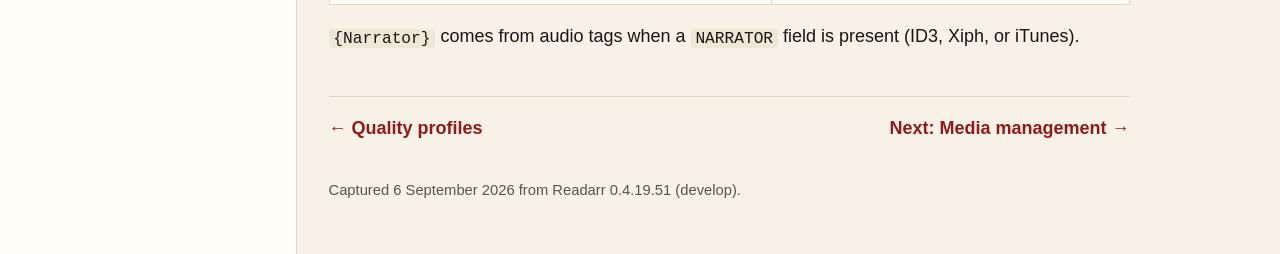
<file: docs/user-guide/settings/naming.html>
<!DOCTYPE html>
<html lang="en">
<head>
  <meta charset="utf-8">
  <meta name="viewport" content="width=device-width, initial-scale=1">
  <title>File naming — Readarr user guide</title>
  <link rel="stylesheet" href="../styles.css">
</head>
<body data-page="settings/naming.html">
  <a class="skip" href="#content">Skip to content</a>
  <header class="app-header">
    <img src="../assets/readarr-mark.png" alt="">
    <a href="../index.html">Readarr</a>
    <span class="tag">User guide</span>
    <button class="nav-toggle" id="nav-toggle" type="button">Menu</button>
  </header>
  <div class="layout">
    <nav class="sidebar" id="guide-nav" aria-label="Guide"></nav>
    <main id="content">
      <p class="breadcrumb"><a href="../index.html">User guide</a> / <a href="index.html">Settings</a> / File naming</p>
      <h1>File naming</h1>
      <p>Open <strong>Settings</strong> → <strong>Media Management</strong>. The naming block on that page is titled <strong>Book Naming</strong>.</p>
      <figure>
        <img src="../assets/settings-mediamanagement.png" alt="Media Management with Root Folders, Remote Path Mappings, Book Naming, File Management">
        <figcaption>Media Management sections: Root Folders, Remote Path Mappings, Book Naming, File Management. Toolbar: Show Advanced.</figcaption>
      </figure>
      <p>A fresh instance has renaming off. The stored standard book format is:</p>
      <pre><code>{Book Title}/{Author Name} - {Book Title}{ (PartNumber)}</code></pre>
      <p>Author folder format is <code>{Author Name}</code>.</p>

      <h2>Fallbacks</h2>
      <p>Any token can take a fallback after a pipe. If the token is empty, Readarr uses the fallback text. Example from the naming token picker: <code>{Book Series|Standalone}</code> → <code>Standalone</code> when the book is not in a series.</p>

      <h2>Tokens added in this rewrite</h2>
      <p>These appear in the naming token picker:</p>
      <table>
        <thead><tr><th>Token</th><th>Picker example</th></tr></thead>
        <tbody>
          <tr><td><code>{Book TitleNoEdition}</code></td><td>The Book's Title!: Subtitle!</td></tr>
          <tr><td><code>{Book CleanTitleNoEdition}</code></td><td>The Books Title!: Subtitle</td></tr>
          <tr><td><code>{Book SeriesPosition:00}</code></td><td>01</td></tr>
          <tr><td><code>{Isbn}</code></td><td>9781234567890</td></tr>
          <tr><td><code>{Asin}</code></td><td>B00EXAMPLE</td></tr>
          <tr><td><code>{Narrator}</code></td><td>Jane Doe</td></tr>
        </tbody>
      </table>
      <p><code>{Narrator}</code> comes from audio tags when a <code>NARRATOR</code> field is present (ID3, Xiph, or iTunes).</p>

      <div class="pager">
        <a href="quality-profiles.html">← Quality profiles</a>
        <a href="media-management.html">Next: Media management →</a>
      </div>
      <footer class="page-foot">Captured 6 September 2026 from Readarr 0.4.19.51 (develop).</footer>
    </main>
  </div>
  <script src="../nav.js"></script>
</body>
</html>
</file>
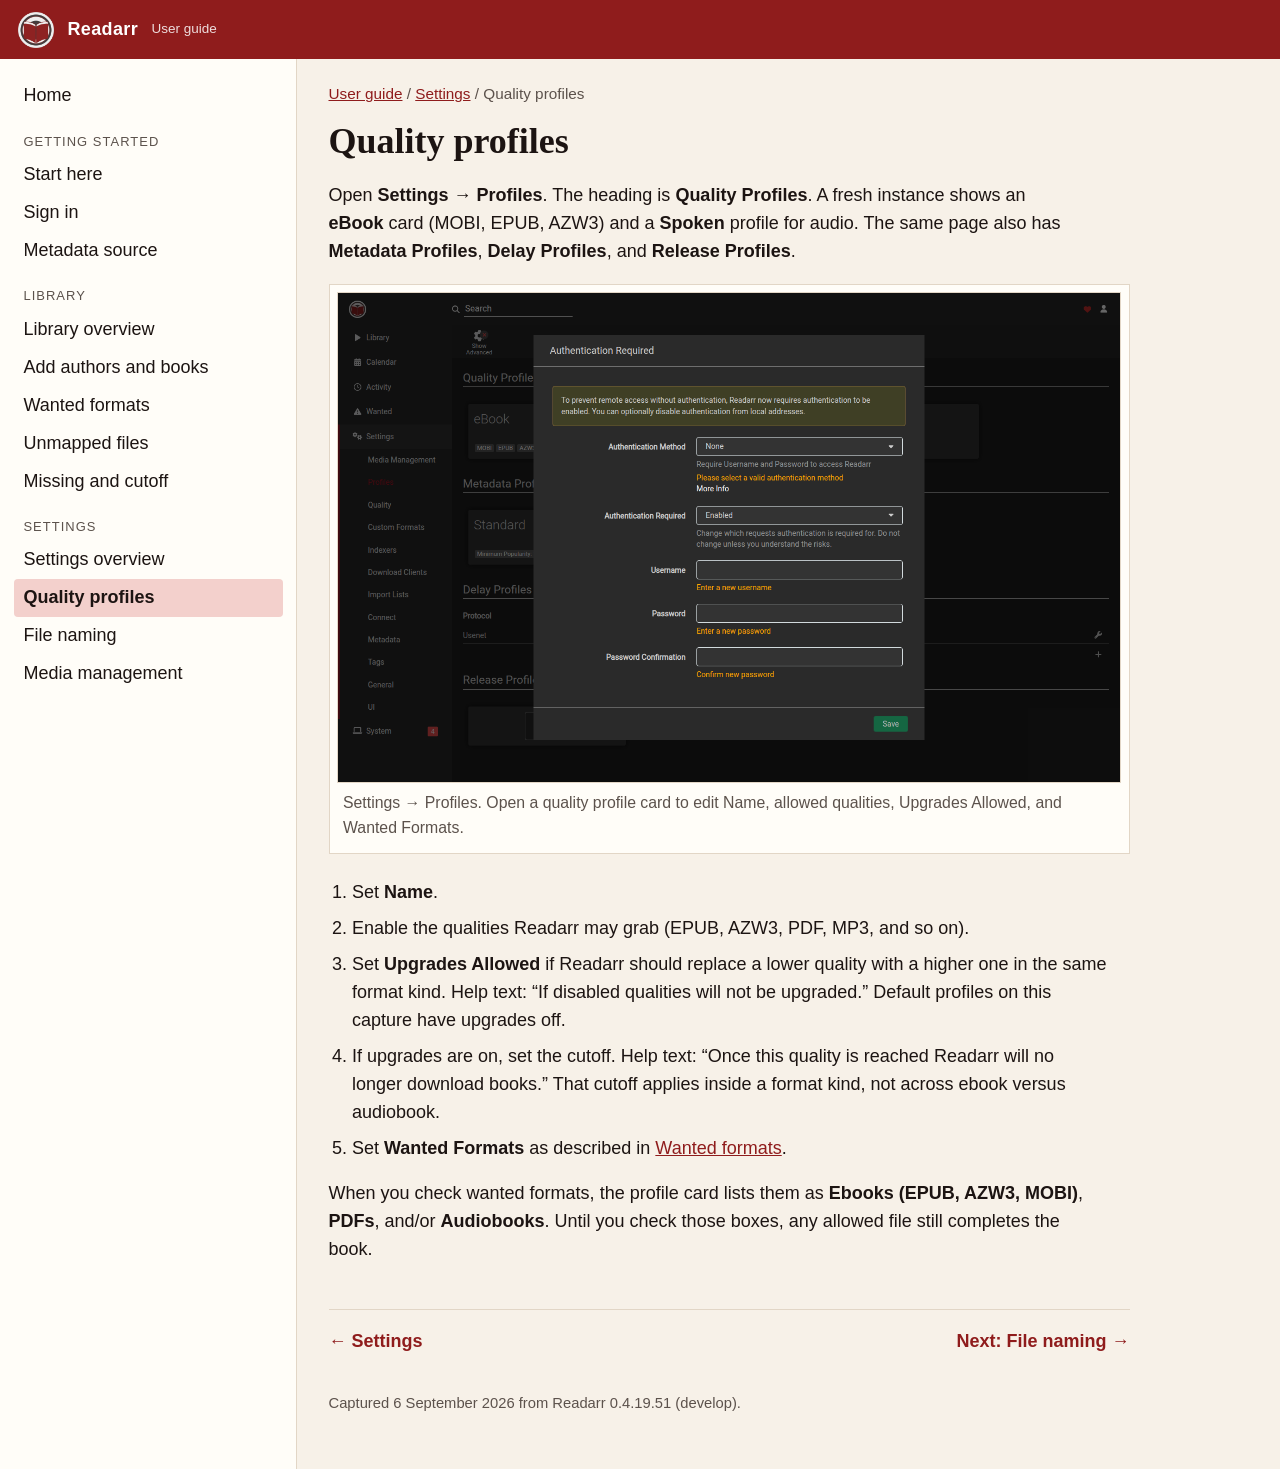
<file: docs/user-guide/settings/quality-profiles.html>
<!DOCTYPE html>
<html lang="en">
<head>
  <meta charset="utf-8">
  <meta name="viewport" content="width=device-width, initial-scale=1">
  <title>Quality profiles — Readarr user guide</title>
  <link rel="stylesheet" href="../styles.css">
</head>
<body data-page="settings/quality-profiles.html">
  <a class="skip" href="#content">Skip to content</a>
  <header class="app-header">
    <img src="../assets/readarr-mark.png" alt="">
    <a href="../index.html">Readarr</a>
    <span class="tag">User guide</span>
    <button class="nav-toggle" id="nav-toggle" type="button">Menu</button>
  </header>
  <div class="layout">
    <nav class="sidebar" id="guide-nav" aria-label="Guide"></nav>
    <main id="content">
      <p class="breadcrumb"><a href="../index.html">User guide</a> / <a href="index.html">Settings</a> / Quality profiles</p>
      <h1>Quality profiles</h1>
      <p>Open <strong>Settings</strong> → <strong>Profiles</strong>. The heading is <strong>Quality Profiles</strong>. A fresh instance shows an <strong>eBook</strong> card (MOBI, EPUB, AZW3) and a <strong>Spoken</strong> profile for audio. The same page also has <strong>Metadata Profiles</strong>, <strong>Delay Profiles</strong>, and <strong>Release Profiles</strong>.</p>
      <figure>
        <img src="../assets/settings-profiles.png" alt="Quality Profiles with eBook card listing MOBI EPUB AZW3">
        <figcaption>Settings → Profiles. Open a quality profile card to edit Name, allowed qualities, Upgrades Allowed, and Wanted Formats.</figcaption>
      </figure>
      <ol class="steps">
        <li>Set <strong>Name</strong>.</li>
        <li>Enable the qualities Readarr may grab (EPUB, AZW3, PDF, MP3, and so on).</li>
        <li>Set <strong>Upgrades Allowed</strong> if Readarr should replace a lower quality with a higher one in the same format kind. Help text: “If disabled qualities will not be upgraded.” Default profiles on this capture have upgrades off.</li>
        <li>If upgrades are on, set the cutoff. Help text: “Once this quality is reached Readarr will no longer download books.” That cutoff applies inside a format kind, not across ebook versus audiobook.</li>
        <li>Set <strong>Wanted Formats</strong> as described in <a href="../library/wanted-formats.html">Wanted formats</a>.</li>
      </ol>
      <p>When you check wanted formats, the profile card lists them as <strong>Ebooks (EPUB, AZW3, MOBI)</strong>, <strong>PDFs</strong>, and/or <strong>Audiobooks</strong>. Until you check those boxes, any allowed file still completes the book.</p>
      <div class="pager">
        <a href="index.html">← Settings</a>
        <a href="naming.html">Next: File naming →</a>
      </div>
      <footer class="page-foot">Captured 6 September 2026 from Readarr 0.4.19.51 (develop).</footer>
    </main>
  </div>
  <script src="../nav.js"></script>
</body>
</html>
</file>
<file: docs/user-guide/styles.css>
:root {
  --red: #ca302d;
  --red-dark: #8f1c1c;
  --ink: #1c1412;
  --muted: #5c524c;
  --paper: #f7f1e8;
  --card: #fffdf8;
  --line: #e2d6c6;
  --focus: #5d9cec;
  --sidebar: 16.5rem;
}

* { box-sizing: border-box; }

html {
  font-size: 18px;
  scroll-behavior: smooth;
}

@media (prefers-reduced-motion: reduce) {
  html { scroll-behavior: auto; }
}

body {
  margin: 0;
  color: var(--ink);
  background: var(--paper);
  font-family: "Source Sans 3", "Segoe UI", sans-serif;
  line-height: 1.55;
}

.skip {
  position: absolute;
  left: -999px;
  top: 0;
  background: var(--red);
  color: #fff;
  padding: 0.5rem 1rem;
  z-index: 20;
}

.skip:focus { left: 0.5rem; top: 0.5rem; }

header.app-header {
  background: var(--red-dark);
  color: #fff;
  display: flex;
  align-items: center;
  gap: 0.75rem;
  padding: 0.65rem 1rem;
  position: sticky;
  top: 0;
  z-index: 10;
}

header.app-header img {
  width: 2rem;
  height: 2rem;
}

header.app-header a {
  color: #fff;
  text-decoration: none;
  font-weight: 700;
  letter-spacing: 0.02em;
}

header.app-header .tag {
  font-size: 0.75rem;
  opacity: 0.85;
  font-weight: 400;
}

.nav-toggle {
  display: none;
  margin-left: auto;
  background: transparent;
  color: #fff;
  border: 1px solid rgba(255,255,255,0.4);
  padding: 0.35rem 0.6rem;
  font: inherit;
}

.layout {
  display: grid;
  grid-template-columns: var(--sidebar) 1fr;
  min-height: calc(100vh - 3.2rem);
}

nav.sidebar {
  border-right: 1px solid var(--line);
  background: var(--card);
  padding: 1rem 0.75rem 2rem;
}

nav.sidebar a {
  display: block;
  color: var(--ink);
  text-decoration: none;
  padding: 0.28rem 0.55rem;
  border-radius: 4px;
}

nav.sidebar a:hover,
nav.sidebar a:focus {
  background: #f0e4d4;
  outline: 2px solid var(--focus);
  outline-offset: 1px;
}

nav.sidebar a[aria-current="page"] {
  background: #f3d0cc;
  font-weight: 700;
}

nav.sidebar .section {
  font-size: 0.72rem;
  text-transform: uppercase;
  letter-spacing: 0.08em;
  color: var(--muted);
  margin: 0.9rem 0.55rem 0.25rem;
}

main {
  padding: 1.25rem 1.75rem 3rem;
  max-width: 48rem;
}

.breadcrumb {
  font-size: 0.85rem;
  color: var(--muted);
  margin: 0 0 0.75rem;
}

.breadcrumb a { color: var(--red-dark); }

h1, h2, h3 {
  font-family: "Iowan Old Style", "Palatino Linotype", Palatino, serif;
  line-height: 1.25;
}

h1 { font-size: 2rem; margin: 0 0 0.6rem; }
h2 { font-size: 1.35rem; margin: 1.6rem 0 0.5rem; }
h3 { font-size: 1.1rem; margin: 1.2rem 0 0.4rem; }

p, li { max-width: 42rem; }

a { color: var(--red-dark); }

.note, .warn {
  border-left: 4px solid var(--red);
  background: #fbe9e8;
  padding: 0.7rem 0.9rem;
  margin: 1rem 0;
}

.warn { border-color: #ffa500; background: #fff4df; }

code, kbd {
  font-family: ui-monospace, "Cascadia Mono", Consolas, monospace;
  font-size: 0.9em;
  background: #efe6d8;
  padding: 0.05em 0.3em;
  border-radius: 3px;
}

pre {
  background: #2b2422;
  color: #f7f1e8;
  padding: 0.9rem 1rem;
  overflow: auto;
  border-radius: 6px;
}

pre code { background: transparent; color: inherit; padding: 0; }

table {
  border-collapse: collapse;
  width: 100%;
  margin: 1rem 0;
  background: var(--card);
}

th, td {
  border: 1px solid var(--line);
  padding: 0.45rem 0.6rem;
  text-align: left;
  vertical-align: top;
}

th { background: #efe4d4; }

ol.steps { padding-left: 1.3rem; }
ol.steps li { margin: 0.45rem 0; }

.pager {
  display: flex;
  justify-content: space-between;
  gap: 1rem;
  margin-top: 2.5rem;
  padding-top: 1rem;
  border-top: 1px solid var(--line);
}

.pager a { text-decoration: none; font-weight: 600; }

footer.page-foot {
  margin-top: 2rem;
  font-size: 0.82rem;
  color: var(--muted);
}

.card-grid {
  display: grid;
  grid-template-columns: repeat(auto-fit, minmax(14rem, 1fr));
  gap: 0.85rem;
  margin: 1rem 0;
}

.card {
  background: var(--card);
  border: 1px solid var(--line);
  padding: 0.85rem 1rem;
  text-decoration: none;
  color: inherit;
  display: block;
}

.card:hover, .card:focus {
  border-color: var(--red);
  outline: 2px solid var(--focus);
}

.card strong { display: block; color: var(--red-dark); margin-bottom: 0.25rem; }

figure {
  margin: 1rem 0 1.4rem;
  background: var(--card);
  border: 1px solid var(--line);
  padding: 0.4rem 0.4rem 0.7rem;
}

figure img {
  display: block;
  max-width: 100%;
  height: auto;
  border: 1px solid var(--line);
}

figcaption {
  font-size: 0.88rem;
  color: var(--muted);
  padding: 0.45rem 0.35rem 0;
}

@media (max-width: 800px) {
  .layout { grid-template-columns: 1fr; }
  nav.sidebar { display: none; }
  nav.sidebar.open { display: block; }
  .nav-toggle { display: inline-block; }
}

@media print {
  .skip, .nav-toggle { display: none !important; }
  header.app-header { position: static; }
  .layout { display: block; }
  nav.sidebar { display: none; }
  a { color: inherit; }
  .pager a { text-decoration: underline; }
}
</file>
